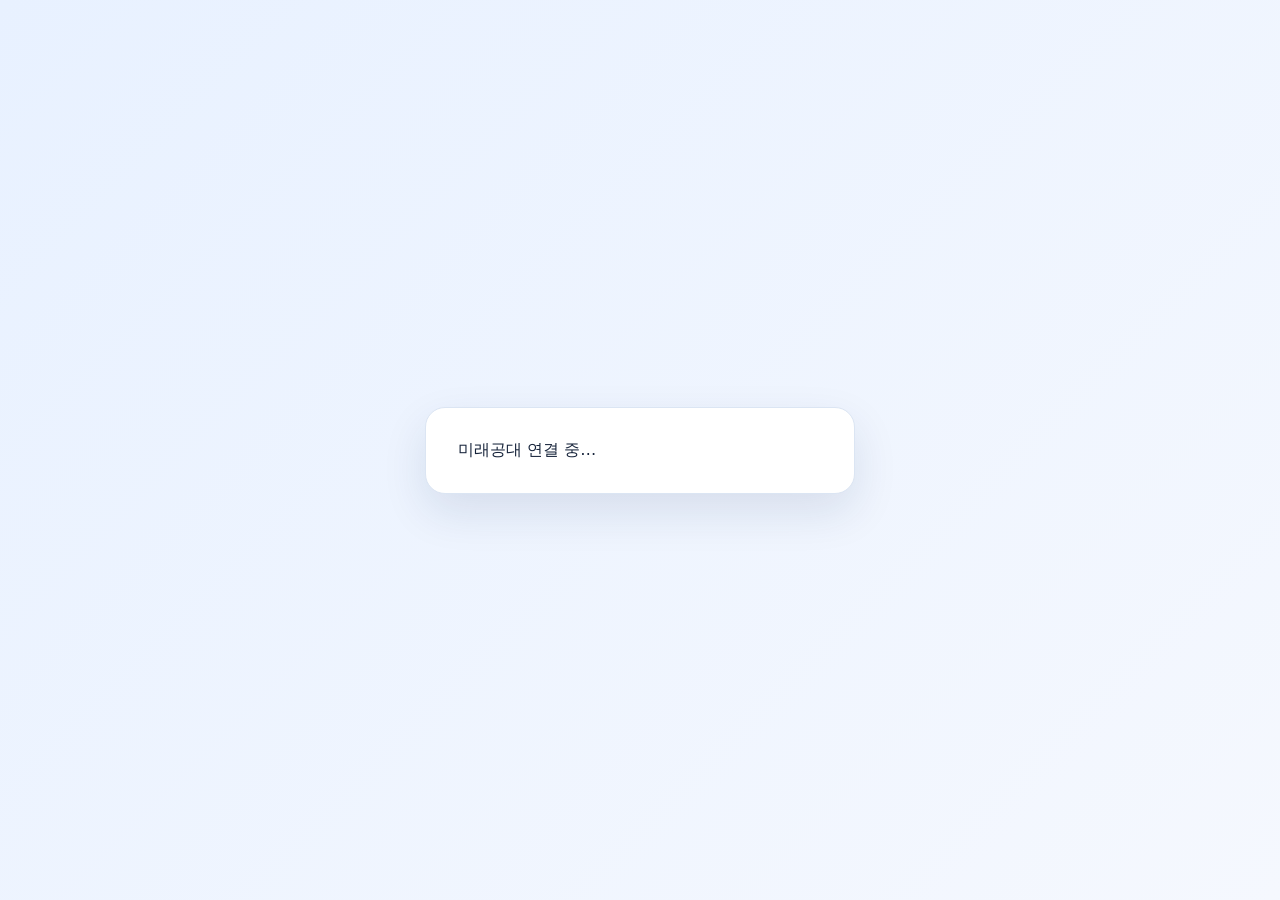
<file: index.html>
<!doctype html><html lang="ko"><head><meta charset="utf-8"><meta name="viewport" content="width=device-width,initial-scale=1"><title>미래공대 | 통합 운영센터</title><link rel="stylesheet" href="./style.css"></head><body><div id="app"><div class="auth-bg"><div class="auth-card">미래공대 연결 중…</div></div></div><script src="./config.js"></script><script type="module" src="./app.js"></script></body></html>
</file>
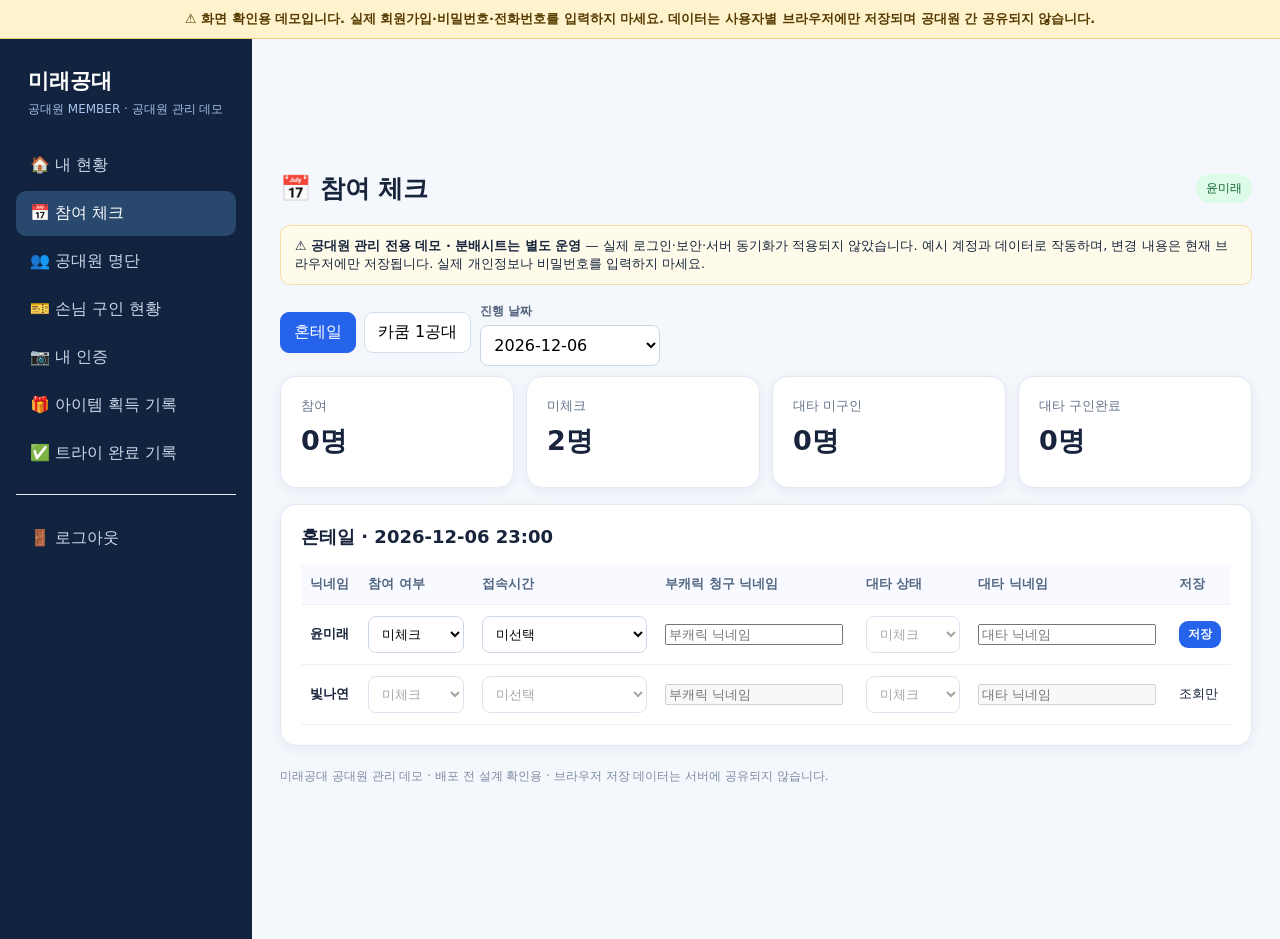
<file: %EB%AF%B8%EB%9E%98%EA%B3%B5%EB%8C%80_%EB%AC%B4%EB%A3%8C%EB%B0%B0%ED%8F%AC_%EC%8B%9C%EC%9E%91%ED%8C%A8%ED%82%A4%EC%A7%80/index.html>
<!doctype html><html lang="ko"><head><meta charset="utf-8"><meta name="viewport" content="width=device-width,initial-scale=1"><title>미래공대 | 공대원 관리 데모</title><style>:root{font-family:system-ui,-apple-system,'Malgun Gothic',sans-serif;color:#17243b;background:#f4f7fc}*{box-sizing:border-box}body{margin:0}button,input,select,textarea{font:inherit}button{cursor:pointer}button:disabled{opacity:.45;cursor:not-allowed}.shell{display:flex;min-height:100vh}.sidebar{width:252px;background:#11233e;color:white;padding:24px 16px;position:sticky;top:0;height:100vh}.brand{font-weight:800;font-size:21px;padding:4px 12px 22px}.brand small{display:block;color:#a6c3ed;font-weight:500;font-size:12px;margin-top:6px}.nav{display:block;width:100%;background:transparent;color:#cbd8e9;border:0;text-align:left;padding:12px 14px;border-radius:10px;margin:3px 0}.nav.active,.nav:hover{background:#28486d;color:#fff}.main{flex:1;min-width:0;padding:28px;max-width:1450px;margin:auto}.top{display:flex;align-items:center;justify-content:space-between;gap:12px;margin-bottom:20px}.top h1{font-size:25px;margin:0}.muted{color:#64748b;font-size:13px}.pill{border-radius:100px;background:#e7effb;padding:6px 10px;font-size:12px;color:#1d4d83;display:inline-block}.pill.ok{background:#dcfce7;color:#166534}.pill.warn{background:#fef3c7;color:#92400e}.pill.bad{background:#fee2e2;color:#991b1b}.card{background:#fff;border:1px solid #e2e9f3;border-radius:16px;padding:20px;margin-bottom:16px;box-shadow:0 3px 12px #233c6010}.grid{display:grid;grid-template-columns:repeat(4,minmax(0,1fr));gap:12px}.grid.two{grid-template-columns:repeat(2,minmax(0,1fr))}.metric{font-size:27px;font-weight:800;margin:8px 0}.flex{display:flex;align-items:center;gap:9px;flex-wrap:wrap}.between{justify-content:space-between}.btn{border:0;border-radius:9px;padding:9px 14px;background:#2563eb;color:#fff;font-weight:600}.btn.secondary{background:#e8eef7;color:#244466}.btn.danger{background:#dc3545}.btn.small{padding:5px 9px;font-size:12px}.field{display:flex;flex-direction:column;gap:5px;margin-bottom:10px}.field label{font-size:12px;color:#51627b;font-weight:700}.field input,.field select,.field textarea,select,input[type=time],input[type=date]{width:100%;border:1px solid #cdd8e7;background:#fff;border-radius:8px;padding:9px;min-width:0}.field textarea{min-height:70px}.tablewrap{overflow:auto}table{width:100%;border-collapse:collapse;min-width:720px}th,td{text-align:left;border-bottom:1px solid #edf1f7;padding:11px 9px;font-size:13px}th{background:#f8faff;color:#526783;font-weight:700}tr:hover td{background:#fbfdff}.sectiontitle{margin:0 0 15px;font-size:18px}.notice{border:1px solid #f7dba0;background:#fffbeb;padding:11px 14px;border-radius:10px;font-size:13px;margin-bottom:18px}.tabs{display:flex;gap:8px;flex-wrap:wrap;margin-bottom:14px}.tabs button{border:1px solid #d4dfed;border-radius:9px;background:#fff;padding:9px 13px}.tabs button.sel{background:#2563eb;color:#fff;border-color:#2563eb}.empty{text-align:center;color:#8290a5;padding:30px}.preview{max-width:170px;max-height:110px;border-radius:8px;object-fit:contain;border:1px solid #dce3ed}.tiny{font-size:12px}.footer{margin:22px 0;color:#7d8ca2;font-size:12px}.switch{display:flex;gap:7px}.switch a{color:#fff;text-decoration:none;background:#294a72;padding:8px 10px;border-radius:8px;font-size:12px}.progress{height:9px;background:#e6edf6;border-radius:20px;overflow:hidden}.progress>div{height:100%;background:#3b82f6}.photo{display:flex;align-items:center;gap:12px;flex-wrap:wrap}hr{border:0;border-top:1px solid #e9eef5;margin:18px 0}@media(max-width:900px){.sidebar{width:190px}.main{padding:16px}.grid{grid-template-columns:repeat(2,minmax(0,1fr))}}@media(max-width:650px){.shell{display:block}.sidebar{width:100%;height:auto;position:static;padding:12px}.brand{padding:4px 8px;font-size:18px}.navs{display:flex;overflow:auto}.nav{white-space:nowrap;width:auto}.main{padding:14px}.grid,.grid.two{grid-template-columns:1fr}.top{align-items:flex-start;flex-direction:column}}

.pending-banner{display:flex;justify-content:space-between;align-items:center;width:100%;background:#fff4d5;color:#744900;border:1px solid #f4d48b;border-radius:10px;padding:12px;margin-bottom:14px;font-weight:700;text-align:left}.pending-banner strong{background:#f59e0b;color:#fff;padding:3px 9px;border-radius:30px}.approval-highlight{border:2px solid #f4d48b;background:#fffdf5}.approval-row{padding:16px 0;border-bottom:1px solid #e7ecf4}.approval-row:last-child{border-bottom:0}

.auth-bg{min-height:100vh;display:flex;align-items:center;justify-content:center;background:linear-gradient(135deg,#e8f1ff,#f5f8fe);padding:22px}.auth-card{width:100%;max-width:430px;background:white;border:1px solid #dbe5f3;border-radius:20px;padding:32px;box-shadow:0 18px 45px #152f581c}.auth-logo{font-size:38px;text-align:center}.auth-card h1{text-align:center;margin:8px 0}.auth-card>p{text-align:center}.auth-tabs{display:flex;gap:8px;margin:22px 0}.auth-tabs button{flex:1;padding:12px;border:1px solid #d5e0f0;border-radius:9px;background:#f3f6fc;cursor:pointer}.auth-tabs button.sel{background:#2860e8;color:white;border-color:#2860e8}.auth-card .field{margin-bottom:14px}.auth-card .field input{width:100%;box-sizing:border-box}.auth-button{width:100%;padding:13px}.auth-foot{text-align:center;margin-top:20px;font-size:13px}.auth-foot a{color:#2860e8}.switch button{width:100%}
</style></head><body><div style="position:sticky;top:0;z-index:9999;background:#fff3cd;color:#563b00;border-bottom:1px solid #e9cf7c;padding:10px 16px;font:600 13px system-ui;text-align:center">⚠️ 화면 확인용 데모입니다. 실제 회원가입·비밀번호·전화번호를 입력하지 마세요. 데이터는 사용자별 브라우저에만 저장되며 공대원 간 공유되지 않습니다.</div><div id="app"></div><script>window.START_ADMIN=false;</script><script>(()=>{'use strict';
const K='mirae_member_only_demo_v3_fixed', raids=[{id:'ht',name:'미래공대 혼테일',short:'혼테일',days:[0,1,2,3],time:'23:00',cap:1},{id:'c1',name:'미래공대 카쿰 1공대',short:'카쿰 1공대',days:[5],time:'21:00',cap:3},{id:'c2',name:'미래공대 카쿰 2공대',short:'카쿰 2공대',days:[6],time:'21:00',cap:3}];
const initial={users:[{id:'u1',nick:'윤미래',level:165,job:'나이트로드',power:'12500',contact:'',password:'',status:'approved',raids:['ht','c1'],image:'',verified:false},{id:'u2',nick:'빛나연',level:160,job:'비숍',power:'9800',contact:'',password:'',status:'approved',raids:['ht','c2'],image:'',verified:false},{id:'u3',nick:'리하이오',level:155,job:'다크나이트',power:'8700',contact:'',password:'',status:'pending',raids:[],image:'',verified:false}],checkins:{},guests:[],loot:[],completed:[],logs:[]};
let db;try{db=JSON.parse(localStorage.getItem(K))||structuredClone(initial)}catch{db=structuredClone(initial)};db.completed ||= [];let admin=!!window.START_ADMIN,actor='',page=admin?'dashboard':'schedule',raid='ht',date='',monthOffset=0;let session=null,authTab='login';try{session=JSON.parse(sessionStorage.getItem('mirae_demo_session_v3')||'null')}catch{};if(!session){session=admin?{role:'admin'}:{role:'member',id:'u1'};sessionStorage.setItem('mirae_demo_session_v3',JSON.stringify(session))}
const $=s=>document.querySelector(s),esc=s=>String(s??'').replace(/[&<>"']/g,c=>({'&':'&amp;','<':'&lt;','>':'&gt;','"':'&quot;',"'":'&#39;'}[c])),save=()=>{try{localStorage.setItem(K,JSON.stringify(db))}catch(e){alert('브라우저 저장 공간이 부족합니다. 사진 크기를 줄여주세요.')}},rid=id=>raids.find(x=>x.id===id),me=()=>db.users.find(x=>x.id===actor),log=(what)=>{db.logs.unshift({what,by:admin?'공대장':me()?.nick||'공대원',at:new Date().toLocaleString('ko-KR')});db.logs=db.logs.slice(0,150)},fmt=d=>`${d.getFullYear()}-${String(d.getMonth()+1).padStart(2,'0')}-${String(d.getDate()).padStart(2,'0')}`,day=s=>new Date(s+'T12:00:00'), nextDate=id=>{let d=new Date();for(let i=0;i<8;i++){if(raids.find(r=>r.id===id).days.includes(d.getDay()))return fmt(d);d.setDate(d.getDate()+1)}return fmt(d)},allowed=u=>admin||(u?.status==='approved'&&u?.raids.includes(raid)),visibleRaids=()=>admin?raids:raids.filter(r=>me()?.status==='approved'&&me()?.raids.includes(r.id)),syncRaid=()=>{if(!visibleRaids().some(r=>r.id===raid)){raid=visibleRaids()[0]?.id||'';date=raid?nextDate(raid):''}},key=(r,d,u)=>`${r}|${d}|${u}`,check=(r,d,u)=>db.checkins[key(r,d,u)]||{participation:'unset',time:'',alt:'waiting',altNick:'',subNick:''};
function dates(r,n=40){let a=[],d=new Date();d.setDate(d.getDate()-2);for(let i=0;i<110&&a.length<n;i++){if(r.days.includes(d.getDay()))a.push(fmt(d));d.setDate(d.getDate()+1)}return a}
function field(label,id,type='text',value='',extra=''){return `<div class="field"><label for="${id}">${label}</label><input id="${id}" type="${type}" value="${esc(value)}" ${extra}></div>`}function select(label,id,options,value){return `<div class="field"><label>${label}</label><select id="${id}">${options.map(o=>`<option value="${esc(o[0])}" ${o[0]===value?'selected':''}>${esc(o[1])}</option>`).join('')}</select></div>`}function pill(t,c=''){return `<span class="pill ${c}">${esc(t)}</span>`}function tabs(){return `<div class="tabs">${visibleRaids().map(r=>`<button class="${raid===r.id?'sel':''}" onclick="UI.raid('${r.id}')">${r.short}</button>`).join('')}</div>`}function chooser(){return `<div class="flex">${tabs()}<div class="field" style="min-width:180px"><label>진행 날짜</label><select id="selectedDate" onchange="UI.date(this.value)">${dates(rid(raid),55).map(d=>`<option ${d===date?'selected':''}>${d}</option>`).join('')}</select></div></div>`}
function shell(){let links=admin?[['dashboard','🏠 공대 운영 현황'],['approvals','🔔 가입 승인'],['permissions','🛡 공대별 권한 관리'],['members','👥 공대원 명단'],['phones','📱 회원 휴대폰 관리'],['schedule','📅 날짜별 참여'],['guests','🎫 손님 구인 관리'],['verification','📷 레벨·스공 인증'],['loot','🎁 아이템 획득 기록'],['completed','✅ 트라이 완료 기록'],['history','🕘 변경 기록']]:[['dashboard','🏠 내 현황'],['schedule','📅 참여 체크'],['members','👥 공대원 명단'],['guests','🎫 손님 구인 현황'],['verification','📷 내 인증'],['loot','🎁 아이템 획득 기록'],['completed','✅ 트라이 완료 기록']];return `<div class="shell"><aside class="sidebar"><div class="brand">미래공대 <small>${admin?'공대장 ADMIN':'공대원 MEMBER'} · 공대원 관리 데모</small></div>${admin?`<button class="pending-banner" onclick="UI.page('approvals')">🔔 가입 승인 대기 <strong>${db.users.filter(u=>u.status==='pending').length}명</strong></button>`:''}<div class="navs">${links.map(([p,t])=>`<button class="nav ${p===page?'active':''}" onclick="UI.page('${p}')">${t}</button>`).join('')}</div><hr><div class="switch"><button class="nav" onclick="UI.logout()">🚪 로그아웃</button></div></aside><main class="main"><div class="top"><h1>${links.find(x=>x[0]===page)?.[1]||'미래공대'}</h1><div>${admin?pill('공대장 미리보기','ok'):pill(me()?.nick||'공대원','ok')}</div></div><div class="notice">⚠ <b>공대원 관리 전용 데모 · 분배시트는 별도 운영</b> — 실제 로그인·보안·서버 동기화가 적용되지 않았습니다. 예시 계정과 데이터로 작동하며, 변경 내용은 현재 브라우저에만 저장됩니다. 실제 개인정보나 비밀번호를 입력하지 마세요.</div><div id="content"></div><div class="footer">미래공대 공대원 관리 데모 · 배포 전 설계 확인용 · 브라우저 저장 데이터는 서버에 공유되지 않습니다.</div></main></div>`}
function dashboard(){let next=visibleRaids().map(r=>({r,d:dates(r,10)[0]}));return `${admin?`<div class="card approval-highlight"><div class="flex between"><div><h3 style="margin:0 0 6px">🔔 신규 가입 승인 대기</h3><p class="muted">승인을 기다리는 공대원 ${db.users.filter(u=>u.status==='pending').length}명 · 공대별 소속을 지정해 주세요.</p></div><button class="btn" onclick="UI.page('approvals')">가입 신청 확인</button></div>${db.users.filter(u=>u.status==='pending').map(u=>`<div style="padding:6px 0">• ${esc(u.nick)}</div>`).join('')||'<span class="muted">현재 대기 중인 신청이 없습니다.</span>'}</div>`:''}<div class="grid">${[['등록 공대원',db.users.filter(x=>x.status==='approved').length+'명'],['가입 승인 대기',db.users.filter(x=>x.status==='pending').length+'명'],['등록 손님',db.guests.filter(g=>g.status!=='cancelled').length+'명'],['인증 대기',db.users.filter(u=>u.image&&!u.verified).length+'명']].map(x=>`<div class="card"><div class="muted">${x[0]}</div><div class="metric">${x[1]}</div></div>`).join('')}</div><div class="card"><h3 class="sectiontitle">공대 고정 일정</h3><div class="grid">${visibleRaids().map(r=>`<div><b>${r.name}</b><p class="muted">${r.id==='ht'?'일·월·화·수요일':'매주 '+(r.id==='c1'?'금요일':'토요일')} ${r.time}</p>${pill('손님 정원 '+r.cap+'명')}</div>`).join('')}</div></div><div class="card"><h3 class="sectiontitle">가까운 일정</h3>${next.map(({r,d})=>`<div class="flex between" style="padding:10px;border-bottom:1px solid #eee"><span>${d} · ${r.name}</span><button class="btn small secondary" onclick="UI.jump('${r.id}','${d}')">참여 현황 보기</button></div>`).join('')}</div>`}
function members(){let users=db.users.filter(u=>admin||u.status==='approved'&&u.raids.some(x=>me()?.raids.includes(x)));if(!admin&&!visibleRaids().length)return '<div class="card">승인된 소속 공대가 없습니다.</div>'; return `<div class="card"><h3 class="sectiontitle">공대원 명단 · ${users.length}명</h3><div class="tablewrap"><table><thead><tr><th>닉네임</th><th>레벨</th><th>직업</th><th>스공</th><th>소속 공대</th><th>인증</th>${admin?'<th>수정</th>':''}</tr></thead><tbody>${users.map(u=>`<tr><td><b>${esc(u.nick)}</b></td><td>${esc(u.level)}</td><td>${esc(u.job)}</td><td>${esc(u.power)}</td><td>${u.raids.filter(r=>admin||me()?.raids.includes(r)).map(r=>rid(r).short).join(', ')||'-'}</td><td>${pill(u.verified?'완료':u.image?'대기':'미인증',u.verified?'ok':'warn')}</td>${admin?`<td><button class="btn small secondary" onclick="UI.editMember('${u.id}')">수정</button></td>`:''}</tr>`).join('')}</tbody></table></div></div>${admin?`<div class="card"><h3 class="sectiontitle">공대원 정보 수정</h3><div id="memberEditor" class="muted">위 명단에서 수정을 선택하세요.</div></div>`:''}`}
function approvalRow(u, pending){return `<div class="approval-row"><div class="flex between"><b>${esc(u.nick)}</b>${pill(pending?'승인 대기':u.status==='approved'?'승인':'정지',pending?'warn':u.status==='approved'?'ok':'bad')}</div><p class="muted">${pending?'가입 신청자에게 허용할 공대를 선택한 뒤 승인하세요.':'기존 공대 권한을 변경하거나 계정을 정지할 수 있습니다.'}</p><div class="flex" style="margin:10px 0">${raids.map(r=>`<label class="tiny"><input type="checkbox" class="grant-${u.id}" value="${r.id}" ${u.raids.includes(r.id)?'checked':''}> ${r.short}</label>`).join('')}</div><div class="flex"><button class="btn small" onclick="UI.approve('${u.id}')">${pending?'가입 승인':'권한 저장'}</button><button class="btn small secondary" onclick="UI.reject('${u.id}')">${pending?'가입 거절':'계정 정지'}</button></div></div>`}
function approvals(){let pending=db.users.filter(u=>u.status==='pending');return `<div class="card"><h3 class="sectiontitle">🔔 신규 가입 승인 대기 ${pill(pending.length+'명','warn')}</h3><p class="muted">새로 가입 신청한 공대원만 표시합니다. 공대별 소속 권한을 선택하고 승인하세요.</p>${pending.map(u=>approvalRow(u,true)).join('')||'<div class="empty">현재 승인 대기 중인 공대원이 없습니다.</div>'}</div><div class="card"><h3 class="sectiontitle">승인된 공대원 권한 관리</h3><p class="muted">이미 승인된 회원의 공대 변경은 왼쪽 「공대별 권한 관리」에서 진행합니다.</p><button class="btn secondary" onclick="UI.page('permissions')">공대별 권한 관리로 이동</button></div>`}
function permissions(){let users=db.users.filter(u=>u.status!=='pending');return `<div class="card"><h3 class="sectiontitle">🛡 공대별 권한 관리</h3><p class="muted">승인된 회원의 공대 배정을 변경하고 계정을 정지할 수 있습니다. 신규 가입은 별도 가입 승인 메뉴에서 처리합니다.</p>${users.map(u=>approvalRow(u,false)).join('')||'<div class="empty">등록된 회원이 없습니다.</div>'}</div>`}
function timeOptions(raidId,selected,disabled){const r=rid(raidId),[h,m]=r.time.split(':').map(Number),end=h*60+m;let opts='<option value="">미선택</option>';for(let t=end-20;t<=end;t++){let v=String(Math.floor(t/60)).padStart(2,'0')+':'+String(t%60).padStart(2,'0');opts+=`<option value="${v}" ${selected===v?'selected':''}>${v}${t===end?' (트라이 시작)':''}</option>`}return `<select ${disabled?'disabled':''} class="time-select" id="TIME_ID">${opts}</select>`}
function completedRecord(r,d){return db.completed.find(x=>x.raid===r&&x.date===d)}
function completedPage(){let rows=db.completed.filter(x=>admin||me()?.raids.includes(x.raid)).sort((a,b)=>b.date.localeCompare(a.date));return `<div class="card"><h3 class="sectiontitle">✅ 트라이 완료 기록</h3><p class="muted">공대장이 트라이 완료를 확정한 시점의 참여 명단을 보관합니다. 대타 구인완료는 실제 참여 인원으로 집계하며, 부캐릭 청구 닉네임도 함께 표시합니다.</p>${rows.length?rows.map(x=>`<div class="card" style="margin:12px 0"><div class="flex between"><h3>${esc(rid(x.raid)?.short||x.raid)} · ${esc(x.date)} ${esc(rid(x.raid)?.time||'')}</h3>${pill('완료 · '+x.people.length+'명','ok')}</div><p class="muted">완료 처리: ${esc(x.completedAt)} · 공대장</p><div class="tablewrap"><table><thead><tr><th>기존 공대원</th><th>실제 참여 캐릭터</th><th>참여 구분</th><th>접속시간</th><th>부캐릭 청구 닉네임</th></tr></thead><tbody>${x.people.map(z=>`<tr><td>${esc(z.member)}</td><td><b>${esc(z.actual)}</b></td><td>${esc(z.type)}</td><td>${esc(z.time||'-')}</td><td>${esc(z.subNick||'-')}</td></tr>`).join('')}</tbody></table></div>${admin?`<button class="btn small secondary" onclick="UI.reopenTry('${x.raid}','${x.date}')">완료 취소 · 수정 재개</button>`:''}</div>`).join(''):'<div class="empty">완료된 트라이가 없습니다.</div>'}</div>`}
function schedule(){let r=rid(raid),list=db.users.filter(u=>u.status==='approved'&&u.raids.includes(raid));if(!admin&&!allowed(me()))return `${tabs()}<div class="card">배정받지 않은 공대입니다. 해당 공대 참여 정보는 볼 수 없습니다.</div>`;let finished=completedRecord(raid,date);let records=list.map(u=>({u,c:check(raid,date,u.id)})),participating=records.filter(x=>x.c.participation==='yes'||(x.c.participation==='no'&&x.c.alt==='done')).length,un=records.filter(x=>x.c.participation==='unset').length,wait=records.filter(x=>x.c.participation==='no'&&x.c.alt!=='done').length,done=records.filter(x=>x.c.participation==='no'&&x.c.alt==='done').length;return `${chooser()}${finished?`<div class="card">${pill('트라이 완료','ok')} 이 날짜는 완료 처리되어 수정할 수 없습니다. <button class="btn small secondary" onclick="UI.page('completed')">완료 명단 보기</button></div>`:''}<div class="grid">${[['참여',participating],['미체크',un],['대타 미구인',wait],['대타 구인완료',done]].map(x=>`<div class="card"><div class="muted">${x[0]}</div><div class="metric">${x[1]}명</div></div>`).join('')}</div><div class="card"><h3 class="sectiontitle">${r.short} · ${date} ${r.time}</h3><div class="tablewrap"><table><thead><tr><th>닉네임</th><th>참여 여부</th><th>접속시간</th><th>부캐릭 청구 닉네임</th><th>대타 상태</th><th>대타 닉네임</th><th>저장</th></tr></thead><tbody>${records.map(({u,c})=>{let writable=!finished&&(admin||u.id===actor);return `<tr><td><b>${esc(u.nick)}</b></td><td><select id="p-${u.id}" ${!writable?'disabled':''} onchange="UI.toggleAlt('${u.id}')"><option value="unset" ${c.participation==='unset'?'selected':''}>미체크</option><option value="yes" ${c.participation==='yes'?'selected':''}>참여 O</option><option value="no" ${c.participation==='no'?'selected':''}>미참여 X</option></select></td><td>${timeOptions(raid,c.time,!writable).replace('TIME_ID','t-'+u.id)}</td><td><input id="s-${u.id}" value="${esc(c.subNick)}" placeholder="부캐릭 닉네임" ${!writable?'disabled':''}></td><td><select id="a-${u.id}" ${!writable||c.participation!=='no'?'disabled':''}><option value="waiting" ${c.alt!=='done'?'selected':''}>${c.participation==='yes'?'X (자동)':c.participation==='unset'?'미체크':'미구인'}</option><option value="done" ${c.alt==='done'?'selected':''}>구인완료</option></select></td><td><input id="n-${u.id}" value="${esc(c.altNick)}" placeholder="대타 닉네임" ${!writable?'disabled':''}></td><td>${writable?`<button class="btn small" onclick="UI.saveCheck('${u.id}')">저장</button>`:'조회만'}</td></tr>`}).join('')}</tbody></table></div>${admin&&!finished?`<div style="margin-top:16px"><button class="btn" onclick="UI.completeTry()">✅ 트라이 완료 처리 · 참여 명단 저장</button><p class="muted">참여 O 또는 대타 구인완료된 인원만 완료 명단에 저장합니다.</p></div>`:''}</div>`}
function guests(){if(!admin&&!allowed(me()))return '<div class="card">승인된 소속 공대의 손님 구인만 조회할 수 있습니다.</div>';let r=rid(raid),all=db.guests.filter(g=>g.raid===raid&&g.date===date),active=all.filter(g=>g.status!=='cancelled'),n=active.length;return `${chooser()}<div class="grid"><div class="card"><div class="muted">모집 정원</div><div class="metric">${r.cap}명</div></div><div class="card"><div class="muted">예약 등록</div><div class="metric">${n}명</div></div><div class="card"><div class="muted">남은 자리</div><div class="metric">${Math.max(0,r.cap-n)}명</div></div><div class="card"><div class="muted">모집 상태</div><div class="metric" style="font-size:19px">${n>=r.cap?'구인완료':'구인중'}</div></div></div><div class="card"><h3 class="sectiontitle">${r.short} · 다가오는 트라이 3회 구인 현황</h3><p class="muted">선택한 공대의 가장 가까운 진행 일정 3회만 표시합니다. 다른 공대 일정은 섞이지 않습니다.</p><div class="tablewrap"><table><thead><tr><th>날짜</th><th>공대</th><th>예약</th><th>남은 자리</th><th>상태</th></tr></thead><tbody>${[rid(raid)].filter(Boolean).flatMap(rr=>{let upcoming=[];let today=new Date();today.setHours(0,0,0,0);for(let i=0;upcoming.length<3&&i<30;i++){let dt=new Date(today);dt.setDate(today.getDate()+i);if(rr.days.includes(dt.getDay()))upcoming.push(fmt(dt))}return upcoming.map(d=>{let count=db.guests.filter(g=>g.raid===rr.id&&g.date===d&&g.status!=='cancelled').length;return `<tr><td>${d}</td><td>${rr.short}</td><td>${count}/${rr.cap}</td><td>${rr.cap-count}</td><td>${pill(count>=rr.cap?'구인완료':'구인중',count>=rr.cap?'ok':'warn')}</td></tr>`})}).join('')}</tbody></table></div></div><div class="card"><h3 class="sectiontitle">${r.short} · ${date} 손님 목록</h3><div class="tablewrap"><table><thead><tr><th>손님</th><th>레벨/직업</th><th>담당자</th><th>예약금</th><th>공대장 확인</th><th>잔금</th><th>공대장 확인</th><th>상태</th><th>관리</th></tr></thead><tbody>${all.map(g=>`<tr><td><b>${esc(g.nick)}</b></td><td>${esc(g.level)} / ${esc(g.job)}</td><td>${esc(g.ownerName)}</td><td>${Number(g.deposit||0).toLocaleString()}만</td><td>${admin?`<input type="checkbox" ${g.depositConfirmed?'checked':''} onchange="UI.confirm('${g.id}','deposit',this.checked)">`:pill(g.depositConfirmed?'확인완료':'미확인',g.depositConfirmed?'ok':'warn')}</td><td>${Number(g.balance||0).toLocaleString()}만</td><td>${admin?`<input type="checkbox" ${g.balanceConfirmed?'checked':''} onchange="UI.confirm('${g.id}','balance',this.checked)">`:pill(g.balanceConfirmed?'완납':'미확인',g.balanceConfirmed?'ok':'warn')}</td><td>${pill(g.status==='cancelled'?'취소':'예약',g.status==='cancelled'?'bad':'ok')}</td><td>${admin||g.owner===actor?`<button class="btn small secondary" onclick="UI.cancelGuest('${g.id}')">${g.status==='cancelled'?'취소됨':'예약 취소'}</button>`:'조회만'}</td></tr>`).join('')||'<tr><td colspan="9" class="empty">등록된 손님이 없습니다.</td></tr>'}</tbody></table></div></div><div class="card"><h3 class="sectiontitle">손님 신규 예약 등록</h3><div class="field" style="max-width:380px"><label for="guestReservationDate">예약 날짜 선택 (필수)</label><select id="guestReservationDate" onchange="UI.date(this.value)">${dates(r,55).map(d=>`<option value="${d}" ${d===date?'selected':''}>${d} · ${r.short} ${r.time}</option>`).join('')}</select><p class="muted">날짜를 변경하면 해당 날짜의 손님 목록과 남은 자리가 함께 바뀝니다.</p></div>${n>=r.cap?`<div class="notice">이 날짜는 정원이 가득 찼습니다. 취소 처리 전까지 추가 등록할 수 없습니다.</div>`:''}<div class="grid two">${field('손님 닉네임','gn')}${field('손님 레벨','gl','number')}${field('손님 직업','gj')}${field('예약금 (만 메소)','gd','number','0')}${field('잔금 (만 메소)','gb','number','0')}</div><button class="btn" ${n>=r.cap?'disabled':''} onclick="UI.addGuest()">손님 예약 등록</button><p class="muted">예약 등록 즉시 정원 1자리를 차지합니다. 입금 확인은 관리자 전용입니다.</p></div>`}
function verification(){let users=admin?db.users.filter(u=>u.status==='approved'):me()?[me()]:[];return `<div class="card"><h3 class="sectiontitle">레벨·스공 스크린샷 인증</h3><p class="muted">공대원 본인이 사진을 올리고 공대장이 승인합니다. 사진은 데모 브라우저에만 저장됩니다.</p>${users.map(u=>`<div style="padding:15px 0;border-bottom:1px solid #eee"><div class="flex between"><b>${esc(u.nick)} · Lv.${esc(u.level)} · 스공 ${esc(u.power)}</b>${pill(u.verified?'인증완료':u.image?'승인대기':'미인증',u.verified?'ok':'warn')}</div><div class="photo" style="margin-top:10px">${u.image?`<img class="preview" src="${u.image}" alt="인증 스크린샷">`:'<span class="muted">등록된 스크린샷 없음</span>'}${!admin&&u.id===actor?`<input type="file" accept="image/png,image/jpeg,image/webp" onchange="UI.upload(event,'user','${u.id}')">`:''}${admin&&u.image?`<button class="btn small" onclick="UI.verify('${u.id}',true)">승인</button><button class="btn small secondary" onclick="UI.verify('${u.id}',false)">반려</button>`:''}</div>${!admin&&u.id===actor?`<div class="grid two" style="margin-top:10px">${field('레벨','level','number',u.level)}${field('스공','power','text',u.power)}</div><button class="btn small" onclick="UI.saveStats()">레벨·스공 수정</button>`:''}</div>`).join('')}</div>`}
function loot(){let items=db.loot.filter(x=>admin||me()?.raids.includes(x.raid));return `<div class="card"><h3 class="sectiontitle">트라이별 아이템 획득 스크린샷</h3><div class="tablewrap"><table><thead><tr><th>날짜</th><th>공대</th><th>회차</th><th>공대장 메모</th><th>스크린샷</th></tr></thead><tbody>${items.map(x=>`<tr><td>${x.date}</td><td>${rid(x.raid).short}</td><td>${x.tryNo}트라이</td><td>${esc(x.memo)}</td><td>${x.image?`<a href="${x.image}" target="_blank" rel="noopener"><img class="preview" src="${x.image}" alt="아이템 획득 화면"></a>`:'없음'}</td></tr>`).join('')||'<tr><td colspan="5" class="empty">등록된 아이템 획득 기록이 없습니다.</td></tr>'}</tbody></table></div></div>${admin?`<div class="card"><h3 class="sectiontitle">아이템 획득 기록 등록 (공대장 전용)</h3><div class="grid two">${select('공대','lootRaid',raids.map(r=>[r.id,r.name]),raid)}${field('트라이 날짜','lootDate','date',date)}${select('트라이 회차','tryNo',[1,2,3,4,5].map(n=>[String(n),n+'트라이']),'1')}${field('획득 아이템 메모','lootMemo')}</div><div class="field"><label>스크린샷 (1장씩 등록, 같은 회차 여러 건 가능)</label><input id="lootFile" type="file" accept="image/png,image/jpeg,image/webp"></div><button class="btn" onclick="UI.addLoot()">기록 등록</button></div>`:''}`}
function phones(){if(!admin)return '<div class="card">관리자 전용 화면입니다.</div>';return `<div class="card"><h3 class="sectiontitle">📱 회원 휴대폰 관리 · 관리자 전용</h3><p class="muted">닉네임(로그인 아이디)별 휴대폰 번호를 한눈에 확인합니다. 이 검토판에는 실제 번호를 입력하지 마세요.</p><div class="tablewrap"><table><thead><tr><th>아이디(닉네임)</th><th>휴대폰 번호</th><th>가입 상태</th><th>소속 공대</th><th>관리</th></tr></thead><tbody>${db.users.map(u=>`<tr><td><b>${esc(u.nick)}</b></td><td>${esc(u.contact||'미등록')}</td><td>${esc(u.status)}</td><td>${u.raids.map(r=>rid(r).short).join(', ')||'-'}</td><td><button class="btn small secondary" onclick="UI.editPhone('${u.id}')">번호 수정</button></td></tr>`).join('')}</tbody></table></div><div id="phoneEditor"></div></div>`}
function signup(){return `<div class="card"><h3 class="sectiontitle">닉네임 아이디 · 휴대폰 번호 가입 신청</h3><p class="muted">로그인 아이디는 게임 닉네임입니다. 요청하신 휴대폰 번호 입력란을 추가했습니다. <b>휴대폰 번호를 비밀번호로 그대로 사용하는 방식은 유출 위험이 커서 실제 로그인에는 적용하지 않습니다.</b> 운영 버전은 별도 비밀번호 또는 휴대폰 인증이 필요합니다. 이 미리보기에는 실제 전화번호를 입력하지 마세요.</p>${field('게임 닉네임 (로그인 아이디)','signupNick')}${field('휴대폰 번호 (관리자만 열람)','signupPhone','tel','','placeholder="010-0000-0000" inputmode="tel" autocomplete="off"')}<button class="btn" onclick="UI.signup()">가입 신청 예시 등록</button></div>`}
function history(){return `<div class="card"><h3 class="sectiontitle">최근 변경 기록</h3>${db.logs.map(l=>`<div class="flex between" style="padding:10px;border-bottom:1px solid #eee"><span>${esc(l.what)} <span class="muted">· ${esc(l.by)}</span></span><span class="muted">${esc(l.at)}</span></div>`).join('')||'<div class="empty">변경 기록이 없습니다.</div>'}</div>`}
function authScreen(){let title=admin?'공대장 관리자 로그인':'공대원 로그인';return `<div class="auth-bg"><div class="auth-card"><div class="auth-logo">🛡️</div><h1>미래공대</h1><p class="muted">${title} · 기능 검토용</p><div class="auth-tabs"><button class="${authTab==='login'?'sel':''}" onclick="UI.authTab('login')">로그인</button>${admin?'':`<button class="${authTab==='signup'?'sel':''}" onclick="UI.authTab('signup')">회원가입</button>`}</div>${authTab==='signup'&&!admin?`<div class="field"><label>아이디 (게임 닉네임)</label><input id="authNick" placeholder="캐릭터 닉네임"></div><div class="field"><label>휴대폰 번호 (관리자만 열람)</label><input id="authPhone" type="tel" placeholder="실제 번호 입력 금지"></div><div class="field"><label>데모 비밀번호</label><input id="authPass" type="password" placeholder="테스트용 비밀번호"></div><div class="field"><label>비밀번호 확인</label><input id="authPass2" type="password" placeholder="다시 입력"></div><button class="btn auth-button" onclick="UI.authSignup()">가입 신청</button>`:`<div class="field"><label>아이디 (닉네임)</label><input id="authNick" placeholder="${admin?'공대장':'윤미래'}" autocomplete="off"></div><div class="field"><label>데모 비밀번호</label><input id="authPass" type="password" placeholder="테스트 비밀번호" onkeydown="if(event.key==='Enter')UI.login()"></div><button class="btn auth-button" onclick="UI.login()">로그인</button>`}<div class="notice" style="margin-top:18px">⚠ 로컬 시연용 로그인입니다. 서버 보안이 없으므로 <b>실제 비밀번호·전화번호를 입력하지 마세요.</b><p style="margin-bottom:0">테스트: ${admin?'공대장 / admin1234':'윤미래 / demo1234 또는 빛나연 / demo1234'}</p></div>${admin?'':`<p class="muted" style="text-align:center">가입 후 공대장 승인 전에는 내부 메뉴를 볼 수 없습니다.</p>`}<div class="auth-foot"><a href="index.html">공대원 사이트</a> · <a href="admin.html">관리자 사이트</a></div></div></div>`}
function render(){if(!session||(admin?session.role!=='admin':session.role!=='member')){document.getElementById('app').innerHTML=authScreen();return}if(!admin){actor=session.id;let u=me();if(!u||u.status!=='approved'){document.getElementById('app').innerHTML=`<div class="auth-bg"><div class="auth-card"><h2>가입 승인 대기</h2><p>공대장 승인 후 이용할 수 있습니다.</p><button class="btn" onclick="UI.logout()">로그아웃</button></div></div>`;return}syncRaid()}document.getElementById('app').innerHTML=shell();$('#content').innerHTML=({dashboard,members,phones,approvals,permissions,schedule,guests,verification,loot,completed:completedPage,signup,history}[page]||dashboard)()}
window.UI={authTab:t=>{authTab=t;render()},logout:()=>{session=null;sessionStorage.removeItem('mirae_demo_session_v3');render()},login:()=>{let nick=$('#authNick').value.trim(),pass=$('#authPass').value;if(admin){if(nick!=='공대장'||pass!=='admin1234')return alert('관리자 데모 계정 정보를 확인하세요.');session={role:'admin'};}else{let u=db.users.find(x=>x.nick===nick);if(!u||!(u.demoPassword?u.demoPassword===pass:pass==='demo1234'&&['u1','u2','u3'].includes(u.id)))return alert('닉네임 또는 테스트 비밀번호가 맞지 않습니다.');session={role:'member',id:u.id}}sessionStorage.setItem('mirae_demo_session_v3',JSON.stringify(session));render()},authSignup:()=>{let nick=$('#authNick').value.trim(),phone=$('#authPhone').value.trim(),pass=$('#authPass').value,pass2=$('#authPass2').value;if(nick.length<2||nick.length>20)return alert('닉네임은 2~20자로 입력하세요.');if(db.users.some(u=>u.nick.toLowerCase()===nick.toLowerCase()))return alert('이미 등록된 닉네임입니다.');if(!/^01[016789]-?\d{3,4}-?\d{4}$/.test(phone))return alert('전화번호 형식을 확인하세요. 테스트용 가상 번호만 입력하세요.');if(pass.length<8||pass!==pass2)return alert('데모 비밀번호는 8자 이상이며 확인 값이 같아야 합니다.');db.users.push({id:'u'+Date.now(),nick,level:'',job:'',power:'',contact:phone,demoPassword:pass,status:'pending',raids:[],image:'',verified:false});log(nick+' 가입 신청');save();authTab='login';alert('가입 신청 완료! 공대장 승인 후 로그인할 수 있습니다.');render()},page:p=>{page=p;render()},completeTry:()=>{if(!admin)return; if(completedRecord(raid,date))return alert('이미 완료된 트라이입니다.');let people=db.users.filter(u=>u.status==='approved'&&u.raids.includes(raid)).map(u=>{let c=check(raid,date,u.id);if(c.participation==='yes')return {member:u.nick,actual:u.nick,type:'본인 참여',time:c.time,subNick:c.subNick};if(c.participation==='no'&&c.alt==='done'&&c.altNick)return {member:u.nick,actual:c.altNick,type:'대타 참여',time:c.time,subNick:c.subNick};return null}).filter(Boolean);if(!confirm(`${rid(raid).short} ${date} 트라이를 완료 처리할까요?\n참여 ${people.length}명의 명단을 보관하고 참여 체크를 잠급니다.`))return;db.completed.push({raid,date,people,completedAt:new Date().toLocaleString('ko-KR')});log(`${rid(raid).short} ${date} 트라이 완료 · ${people.length}명`);save();page='completed';render()},reopenTry:(r,d)=>{if(!admin)return;if(!confirm('완료 처리를 취소하고 참여 체크를 다시 열까요?'))return;db.completed=db.completed.filter(x=>!(x.raid===r&&x.date===d));log(`${rid(r).short} ${d} 트라이 완료 취소`);save();raid=r;date=d;page='schedule';render()},raid:r=>{if(!admin&&!visibleRaids().some(x=>x.id===r))return alert('소속 공대만 선택할 수 있습니다.');raid=r;date=nextDate(r);render()},date:d=>{date=d;render()},jump:(r,d)=>{raid=r;date=d;page='schedule';render()},actor:id=>{actor=id;render()},toggleAlt:id=>{let p=$('#p-'+id).value,a=$('#a-'+id);a.disabled=p!=='no';if(p!=='no')a.value='waiting'},saveCheck:id=>{if(completedRecord(raid,date))return alert('완료된 트라이입니다. 공대장이 완료 취소 후 수정할 수 있습니다.');if(!admin&&id!==actor)return alert('본인 정보만 수정 가능합니다.');let chosenTime=$('#t-'+id).value;if(chosenTime&&!Array.from({length:21},(_,i)=>{let end=rid(raid).time.split(':').map(Number);let t=end[0]*60+end[1]-20+i;return String(Math.floor(t/60)).padStart(2,'0')+':'+String(t%60).padStart(2,'0')}).includes(chosenTime))return alert('트라이 시작 20분 전부터 시작시간까지 1분 단위로 선택하세요.');let p=$('#p-'+id).value,a=$('#a-'+id).value,altNick=$('#n-'+id).value.trim();if(p==='no'&&a==='done'&&!altNick)return alert('구인완료 시 대타 닉네임을 입력하세요.');db.checkins[key(raid,date,id)]={participation:p,time:$('#t-'+id).value,subNick:$('#s-'+id).value.trim(),alt:p==='no'?a:'waiting',altNick:p==='no'&&a==='done'?altNick:''};log(`${rid(raid).short} ${date} 참여 정보 저장`);save();render()},approve:id=>{let u=db.users.find(x=>x.id===id);u.raids=[...document.querySelectorAll('.grant-'+id+':checked')].map(x=>x.value);if(!u.raids.length)return alert('최소 한 공대를 배정하세요.');u.status='approved';log(u.nick+' 가입 승인 및 공대 권한 변경');save();render()},reject:id=>{let u=db.users.find(x=>x.id===id);if(!confirm(u.nick+' 계정을 거절/정지할까요?'))return;u.status='rejected';u.raids=[];log(u.nick+' 계정 정지');save();render()},editMember:id=>{let u=db.users.find(x=>x.id===id);$('#memberEditor').innerHTML=`<div class="grid two">${field('닉네임','editNick','text',u.nick)}${field('레벨','editLevel','number',u.level)}${field('직업','editJob','text',u.job)}${field('스공','editPower','text',u.power)}</div><button class="btn" onclick="UI.saveMember('${id}')">정보 저장</button>`},saveMember:id=>{let u=db.users.find(x=>x.id===id);u.nick=$('#editNick').value.trim();u.level=$('#editLevel').value;u.job=$('#editJob').value;u.power=$('#editPower').value;log(u.nick+' 정보 수정');save();render()},addGuest:()=>{const reservationDate=$('#guestReservationDate')?.value||date;if(reservationDate!==date){date=reservationDate;render();return alert('예약 날짜가 변경되었습니다. 해당 날짜의 남은 자리를 확인하고 다시 등록해 주세요.')}if(!admin&&!allowed(me()))return alert('소속 공대에만 손님을 등록할 수 있습니다.');let r=rid(raid),count=db.guests.filter(g=>g.raid===raid&&g.date===date&&g.status!=='cancelled').length;if(count>=r.cap)return alert('정원 초과로 등록할 수 없습니다.');let nick=$('#gn').value.trim(),level=$('#gl').value,job=$('#gj').value,deposit=Number($('#gd').value),balance=Number($('#gb').value);if(!nick||!job||!level||deposit<0||balance<0)return alert('손님 닉네임, 레벨, 직업과 올바른 금액을 입력하세요.');db.guests.push({id:'g'+Date.now(),raid,date,nick,level,job,deposit,balance,owner:admin?'admin':actor,ownerName:admin?'공대장':me().nick,status:'reserved',depositConfirmed:false,balanceConfirmed:false});log(`${rid(raid).short} ${date} 손님 ${nick} 예약`);save();render()},confirm:(id,type,val)=>{if(!admin)return;let g=db.guests.find(x=>x.id===id);g[type+'Confirmed']=val;g[type+'ConfirmedAt']=val?new Date().toISOString():null;log(g.nick+' '+(type==='deposit'?'예약금':'잔금')+' 확인 '+(val?'완료':'취소'));save();render()},cancelGuest:id=>{let g=db.guests.find(x=>x.id===id);if(!g||(!admin&&(g.owner!==actor||!me()?.raids.includes(g.raid))))return;if(!confirm('예약을 취소하고 정원 자리를 다시 열까요?'))return;g.status='cancelled';log(g.nick+' 예약 취소');save();render()},upload:(event,kind,id)=>{let f=event.target.files?.[0];if(!f)return;if(!/^image\/(png|jpeg|webp)$/.test(f.type)||f.size>900000)return alert('PNG/JPG/WEBP 이미지만, 900KB 이하로 올려주세요.');let rd=new FileReader();rd.onload=()=>{let u=db.users.find(x=>x.id===id);u.image=rd.result;u.verified=false;log(u.nick+' 인증 사진 업로드');save();render()};rd.readAsDataURL(f)},verify:(id,yes)=>{if(!admin)return;let u=db.users.find(x=>x.id===id);u.verified=yes;log(u.nick+' 인증 '+(yes?'승인':'반려'));save();render()},saveStats:()=>{let u=me();u.level=$('#level').value;u.power=$('#power').value;u.verified=false;log(u.nick+' 레벨·스공 수정');save();render()},addLoot:()=>{let f=$('#lootFile').files?.[0];if(!f)return alert('스크린샷을 선택하세요.');if(!/^image\/(png|jpeg|webp)$/.test(f.type)||f.size>900000)return alert('이미지는 900KB 이하 PNG/JPG/WEBP만 가능합니다.');let rd=new FileReader();rd.onload=()=>{db.loot.push({id:'l'+Date.now(),raid:$('#lootRaid').value,date:$('#lootDate').value,tryNo:$('#tryNo').value,memo:$('#lootMemo').value,image:rd.result});log('아이템 획득 스크린샷 등록');save();render()};rd.readAsDataURL(f)},editPhone:id=>{if(!admin)return;let u=db.users.find(x=>x.id===id);$('#phoneEditor').innerHTML=`<h4>${esc(u.nick)} 휴대폰 번호 수정</h4>${field('휴대폰 번호','phoneInput','tel',u.contact||'')}<button class="btn" onclick="UI.savePhone('${id}')">저장</button>`},savePhone:id=>{if(!admin)return;let u=db.users.find(x=>x.id===id),phone=$('#phoneInput').value.trim();if(phone&&!/^01[016789]-?\d{3,4}-?\d{4}$/.test(phone))return alert('휴대폰 번호 형식을 확인하세요.');u.contact=phone;log(u.nick+' 휴대폰 번호 수정');save();render()},signup:()=>{let nick=$('#signupNick').value.trim(),phone=$('#signupPhone').value.trim();if(!/^01[016789]-?\d{3,4}-?\d{4}$/.test(phone))return alert('휴대폰 번호 형식을 확인하세요.');if(!nick)return alert('닉네임을 입력하세요.');if(db.users.some(u=>u.nick.toLowerCase()===nick.toLowerCase()))return alert('이미 존재하는 닉네임입니다.');db.users.push({id:'u'+Date.now(),nick,level:'',job:'',power:'',contact:phone,status:'pending',raids:[],image:'',verified:false});log(nick+' 가입 신청');save();alert('승인 대기 명단에 등록했습니다.');render()}};
date=nextDate('ht');
try{render()}catch(e){document.getElementById('app').innerHTML='<div style="padding:30px"><h2>화면 오류</h2><pre>'+String(e.stack||e)+'</pre></div>';console.error(e)}})();
</script></body></html>
</file>
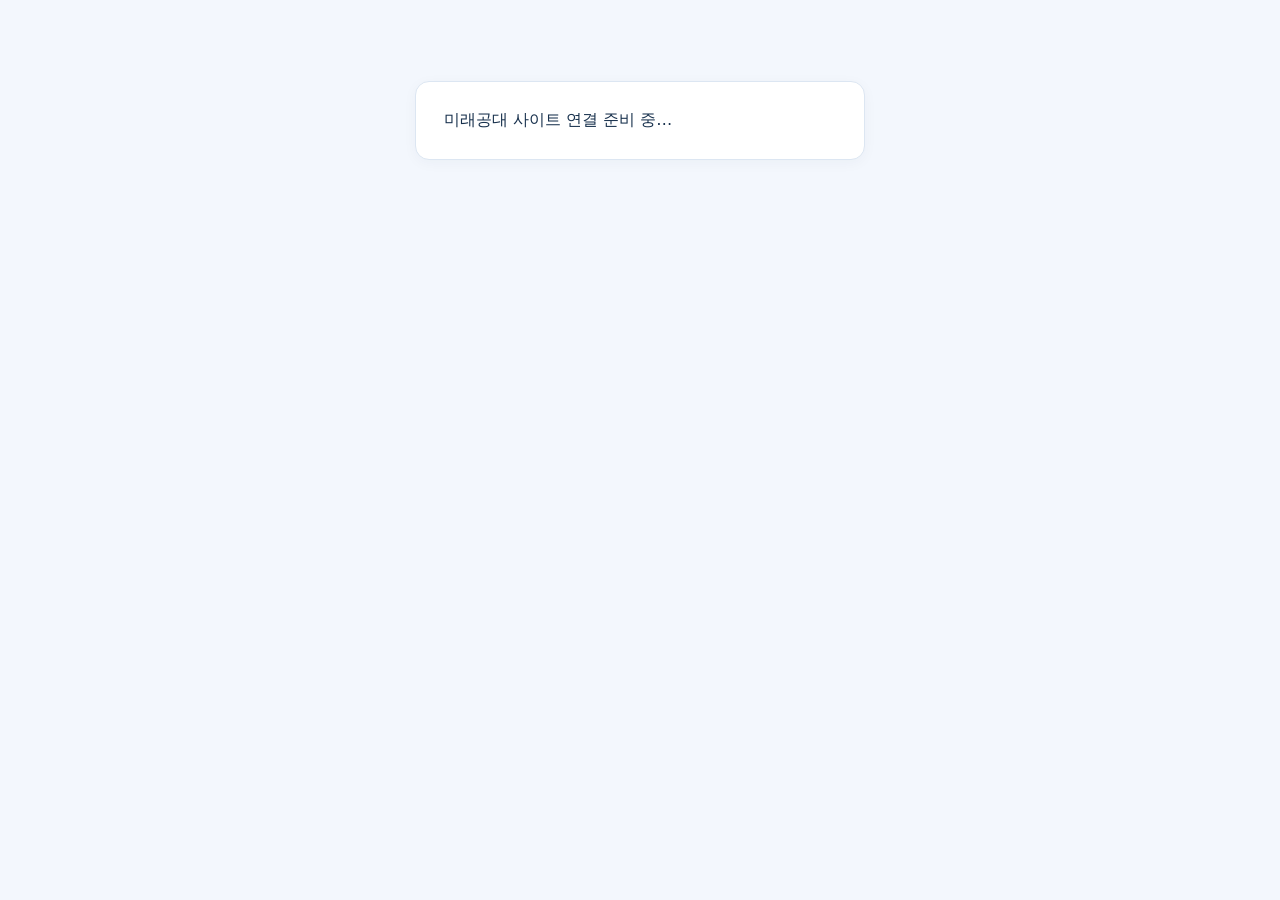
<file: %EB%AF%B8%EB%9E%98%EA%B3%B5%EB%8C%80_Supabase_%EC%97%B0%EA%B2%B0%EC%84%A4%EC%A0%95%EC%99%84%EB%A3%8C/index.html>
<!doctype html><html lang="ko"><head><meta charset="utf-8"><meta name="viewport" content="width=device-width,initial-scale=1"><title>미래공대 | 공대원 관리</title><style>
:root{font-family:system-ui,'Malgun Gothic',sans-serif;color:#18314d;background:#f3f7fd}*{box-sizing:border-box}body{margin:0}button,input,select{font:inherit}button{cursor:pointer}button{border:0;border-radius:9px;padding:10px 15px;background:#1768c1;color:white}button:disabled{opacity:.5;cursor:not-allowed}.secondary{background:#e7eef9;color:#184b83}.danger{background:#bb3343}.outline{background:white;color:#14599c;border:1px solid #bed1e6}input,select{padding:10px;border:1px solid #ccd8e5;border-radius:8px;background:white;max-width:100%}label{display:grid;gap:6px;font-size:13px;font-weight:600}.shell{display:grid;grid-template-columns:230px minmax(0,1fr);min-height:100vh}.side{background:#123256;color:#fff;padding:24px 16px}.brand{font-size:23px;font-weight:800;margin:0 10px 25px}.brand small{display:block;font-size:12px;color:#b9d4ef;font-weight:400;margin-top:6px}.nav{display:block;width:100%;text-align:left;background:transparent;color:#d9e9fa;margin:3px 0}.nav.active,.nav:hover{background:#285787}.main{padding:30px;max-width:1250px;width:100%;margin:auto}h1{font-size:25px;margin:0 0 8px}h2{font-size:19px;margin:0 0 16px}.muted{color:#61778e}.card{background:white;border:1px solid #dce6f2;border-radius:14px;padding:22px;margin:15px 0;box-shadow:0 3px 14px #1637580a}.row{display:flex;align-items:center;gap:10px;flex-wrap:wrap}.space{justify-content:space-between}.grid{display:grid;grid-template-columns:repeat(auto-fit,minmax(190px,1fr));gap:12px}.stat{background:#edf5ff;padding:17px;border-radius:12px}.stat strong{font-size:26px;display:block}.tablewrap{overflow:auto}table{border-collapse:collapse;width:100%;min-width:650px}th,td{padding:12px;border-bottom:1px solid #e6edf6;text-align:left;font-size:14px}th{background:#f5f8fc}.pill{border-radius:20px;background:#e5f2e9;color:#176139;padding:4px 9px;font-size:12px}.warn{background:#fff3db;color:#925900}.auth{max-width:450px;margin:9vh auto;padding:28px}.auth form{display:grid;gap:14px}.error{color:#bb3343;white-space:pre-wrap}.notice{padding:12px;background:#eef6ff;border-radius:8px;margin:10px 0}.hidden{display:none!important}input[type=checkbox]{width:18px;height:18px} @media(max-width:740px){.shell{display:block}.side{padding:12px}.brand{margin-bottom:10px}.nav{display:inline-block;width:auto}.main{padding:16px}.card{padding:15px}}
</style></head><body><div id="root"><div class="card auth">미래공대 사이트 연결 준비 중…</div></div><script src="./config.js"></script><script type="module" src="./app.js"></script></body></html>
</file>
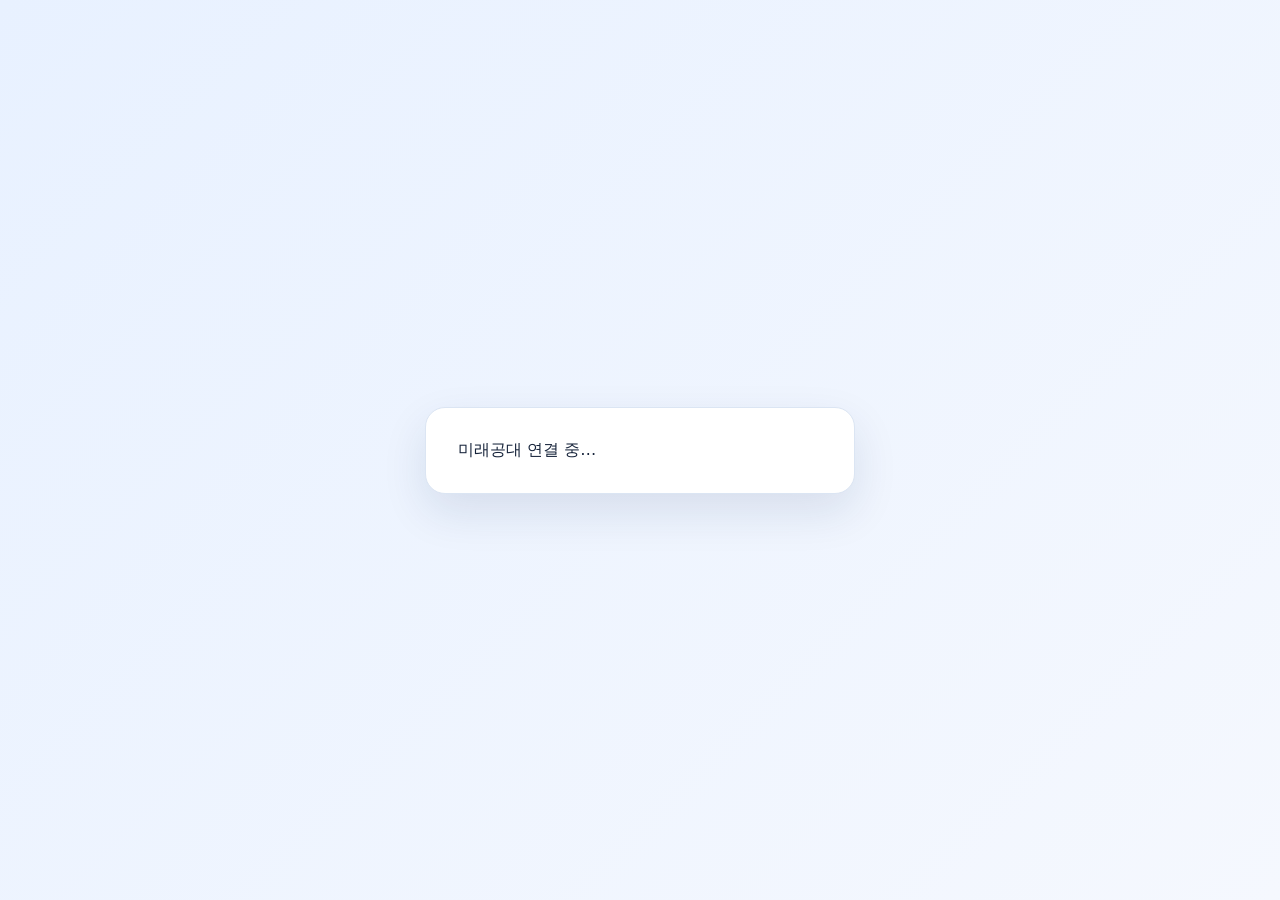
<file: admin.html>
<!doctype html><html lang="ko"><head><meta charset="utf-8"><meta name="viewport" content="width=device-width,initial-scale=1"><title>미래공대 | 공대 관리</title><link rel="stylesheet" href="./style.css"></head><body><div id="app"><div class="auth-bg"><div class="auth-card">미래공대 연결 중…</div></div></div><script src="./config.js"></script><script type="module" src="./app.js"></script></body></html>
</file>
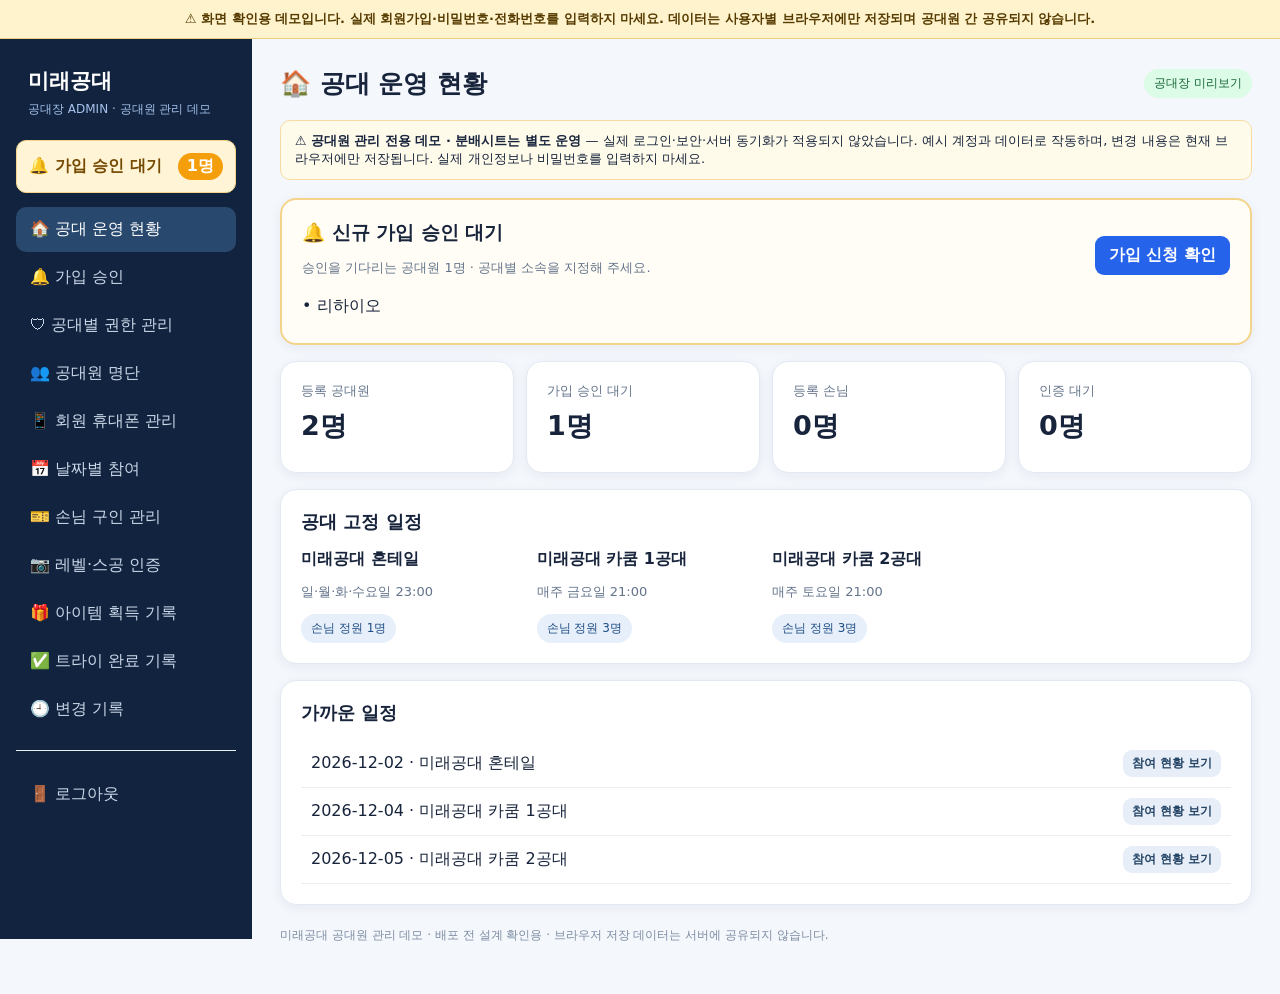
<file: %EB%AF%B8%EB%9E%98%EA%B3%B5%EB%8C%80_%EB%AC%B4%EB%A3%8C%EB%B0%B0%ED%8F%AC_%EC%8B%9C%EC%9E%91%ED%8C%A8%ED%82%A4%EC%A7%80/admin.html>
<!doctype html><html lang="ko"><head><meta charset="utf-8"><meta name="viewport" content="width=device-width,initial-scale=1"><title>미래공대 | 공대원 관리 데모</title><style>:root{font-family:system-ui,-apple-system,'Malgun Gothic',sans-serif;color:#17243b;background:#f4f7fc}*{box-sizing:border-box}body{margin:0}button,input,select,textarea{font:inherit}button{cursor:pointer}button:disabled{opacity:.45;cursor:not-allowed}.shell{display:flex;min-height:100vh}.sidebar{width:252px;background:#11233e;color:white;padding:24px 16px;position:sticky;top:0;height:100vh}.brand{font-weight:800;font-size:21px;padding:4px 12px 22px}.brand small{display:block;color:#a6c3ed;font-weight:500;font-size:12px;margin-top:6px}.nav{display:block;width:100%;background:transparent;color:#cbd8e9;border:0;text-align:left;padding:12px 14px;border-radius:10px;margin:3px 0}.nav.active,.nav:hover{background:#28486d;color:#fff}.main{flex:1;min-width:0;padding:28px;max-width:1450px;margin:auto}.top{display:flex;align-items:center;justify-content:space-between;gap:12px;margin-bottom:20px}.top h1{font-size:25px;margin:0}.muted{color:#64748b;font-size:13px}.pill{border-radius:100px;background:#e7effb;padding:6px 10px;font-size:12px;color:#1d4d83;display:inline-block}.pill.ok{background:#dcfce7;color:#166534}.pill.warn{background:#fef3c7;color:#92400e}.pill.bad{background:#fee2e2;color:#991b1b}.card{background:#fff;border:1px solid #e2e9f3;border-radius:16px;padding:20px;margin-bottom:16px;box-shadow:0 3px 12px #233c6010}.grid{display:grid;grid-template-columns:repeat(4,minmax(0,1fr));gap:12px}.grid.two{grid-template-columns:repeat(2,minmax(0,1fr))}.metric{font-size:27px;font-weight:800;margin:8px 0}.flex{display:flex;align-items:center;gap:9px;flex-wrap:wrap}.between{justify-content:space-between}.btn{border:0;border-radius:9px;padding:9px 14px;background:#2563eb;color:#fff;font-weight:600}.btn.secondary{background:#e8eef7;color:#244466}.btn.danger{background:#dc3545}.btn.small{padding:5px 9px;font-size:12px}.field{display:flex;flex-direction:column;gap:5px;margin-bottom:10px}.field label{font-size:12px;color:#51627b;font-weight:700}.field input,.field select,.field textarea,select,input[type=time],input[type=date]{width:100%;border:1px solid #cdd8e7;background:#fff;border-radius:8px;padding:9px;min-width:0}.field textarea{min-height:70px}.tablewrap{overflow:auto}table{width:100%;border-collapse:collapse;min-width:720px}th,td{text-align:left;border-bottom:1px solid #edf1f7;padding:11px 9px;font-size:13px}th{background:#f8faff;color:#526783;font-weight:700}tr:hover td{background:#fbfdff}.sectiontitle{margin:0 0 15px;font-size:18px}.notice{border:1px solid #f7dba0;background:#fffbeb;padding:11px 14px;border-radius:10px;font-size:13px;margin-bottom:18px}.tabs{display:flex;gap:8px;flex-wrap:wrap;margin-bottom:14px}.tabs button{border:1px solid #d4dfed;border-radius:9px;background:#fff;padding:9px 13px}.tabs button.sel{background:#2563eb;color:#fff;border-color:#2563eb}.empty{text-align:center;color:#8290a5;padding:30px}.preview{max-width:170px;max-height:110px;border-radius:8px;object-fit:contain;border:1px solid #dce3ed}.tiny{font-size:12px}.footer{margin:22px 0;color:#7d8ca2;font-size:12px}.switch{display:flex;gap:7px}.switch a{color:#fff;text-decoration:none;background:#294a72;padding:8px 10px;border-radius:8px;font-size:12px}.progress{height:9px;background:#e6edf6;border-radius:20px;overflow:hidden}.progress>div{height:100%;background:#3b82f6}.photo{display:flex;align-items:center;gap:12px;flex-wrap:wrap}hr{border:0;border-top:1px solid #e9eef5;margin:18px 0}@media(max-width:900px){.sidebar{width:190px}.main{padding:16px}.grid{grid-template-columns:repeat(2,minmax(0,1fr))}}@media(max-width:650px){.shell{display:block}.sidebar{width:100%;height:auto;position:static;padding:12px}.brand{padding:4px 8px;font-size:18px}.navs{display:flex;overflow:auto}.nav{white-space:nowrap;width:auto}.main{padding:14px}.grid,.grid.two{grid-template-columns:1fr}.top{align-items:flex-start;flex-direction:column}}

.pending-banner{display:flex;justify-content:space-between;align-items:center;width:100%;background:#fff4d5;color:#744900;border:1px solid #f4d48b;border-radius:10px;padding:12px;margin-bottom:14px;font-weight:700;text-align:left}.pending-banner strong{background:#f59e0b;color:#fff;padding:3px 9px;border-radius:30px}.approval-highlight{border:2px solid #f4d48b;background:#fffdf5}.approval-row{padding:16px 0;border-bottom:1px solid #e7ecf4}.approval-row:last-child{border-bottom:0}

.auth-bg{min-height:100vh;display:flex;align-items:center;justify-content:center;background:linear-gradient(135deg,#e8f1ff,#f5f8fe);padding:22px}.auth-card{width:100%;max-width:430px;background:white;border:1px solid #dbe5f3;border-radius:20px;padding:32px;box-shadow:0 18px 45px #152f581c}.auth-logo{font-size:38px;text-align:center}.auth-card h1{text-align:center;margin:8px 0}.auth-card>p{text-align:center}.auth-tabs{display:flex;gap:8px;margin:22px 0}.auth-tabs button{flex:1;padding:12px;border:1px solid #d5e0f0;border-radius:9px;background:#f3f6fc;cursor:pointer}.auth-tabs button.sel{background:#2860e8;color:white;border-color:#2860e8}.auth-card .field{margin-bottom:14px}.auth-card .field input{width:100%;box-sizing:border-box}.auth-button{width:100%;padding:13px}.auth-foot{text-align:center;margin-top:20px;font-size:13px}.auth-foot a{color:#2860e8}.switch button{width:100%}
</style></head><body><div style="position:sticky;top:0;z-index:9999;background:#fff3cd;color:#563b00;border-bottom:1px solid #e9cf7c;padding:10px 16px;font:600 13px system-ui;text-align:center">⚠️ 화면 확인용 데모입니다. 실제 회원가입·비밀번호·전화번호를 입력하지 마세요. 데이터는 사용자별 브라우저에만 저장되며 공대원 간 공유되지 않습니다.</div><div id="app"></div><script>window.START_ADMIN=true;</script><script>(()=>{'use strict';
const K='mirae_member_only_demo_v3_fixed', raids=[{id:'ht',name:'미래공대 혼테일',short:'혼테일',days:[0,1,2,3],time:'23:00',cap:1},{id:'c1',name:'미래공대 카쿰 1공대',short:'카쿰 1공대',days:[5],time:'21:00',cap:3},{id:'c2',name:'미래공대 카쿰 2공대',short:'카쿰 2공대',days:[6],time:'21:00',cap:3}];
const initial={users:[{id:'u1',nick:'윤미래',level:165,job:'나이트로드',power:'12500',contact:'',password:'',status:'approved',raids:['ht','c1'],image:'',verified:false},{id:'u2',nick:'빛나연',level:160,job:'비숍',power:'9800',contact:'',password:'',status:'approved',raids:['ht','c2'],image:'',verified:false},{id:'u3',nick:'리하이오',level:155,job:'다크나이트',power:'8700',contact:'',password:'',status:'pending',raids:[],image:'',verified:false}],checkins:{},guests:[],loot:[],completed:[],logs:[]};
let db;try{db=JSON.parse(localStorage.getItem(K))||structuredClone(initial)}catch{db=structuredClone(initial)};db.completed ||= [];let admin=!!window.START_ADMIN,actor='',page=admin?'dashboard':'schedule',raid='ht',date='',monthOffset=0;let session=null,authTab='login';try{session=JSON.parse(sessionStorage.getItem('mirae_demo_session_v3')||'null')}catch{};if(!session){session=admin?{role:'admin'}:{role:'member',id:'u1'};sessionStorage.setItem('mirae_demo_session_v3',JSON.stringify(session))}
const $=s=>document.querySelector(s),esc=s=>String(s??'').replace(/[&<>"']/g,c=>({'&':'&amp;','<':'&lt;','>':'&gt;','"':'&quot;',"'":'&#39;'}[c])),save=()=>{try{localStorage.setItem(K,JSON.stringify(db))}catch(e){alert('브라우저 저장 공간이 부족합니다. 사진 크기를 줄여주세요.')}},rid=id=>raids.find(x=>x.id===id),me=()=>db.users.find(x=>x.id===actor),log=(what)=>{db.logs.unshift({what,by:admin?'공대장':me()?.nick||'공대원',at:new Date().toLocaleString('ko-KR')});db.logs=db.logs.slice(0,150)},fmt=d=>`${d.getFullYear()}-${String(d.getMonth()+1).padStart(2,'0')}-${String(d.getDate()).padStart(2,'0')}`,day=s=>new Date(s+'T12:00:00'), nextDate=id=>{let d=new Date();for(let i=0;i<8;i++){if(raids.find(r=>r.id===id).days.includes(d.getDay()))return fmt(d);d.setDate(d.getDate()+1)}return fmt(d)},allowed=u=>admin||(u?.status==='approved'&&u?.raids.includes(raid)),visibleRaids=()=>admin?raids:raids.filter(r=>me()?.status==='approved'&&me()?.raids.includes(r.id)),syncRaid=()=>{if(!visibleRaids().some(r=>r.id===raid)){raid=visibleRaids()[0]?.id||'';date=raid?nextDate(raid):''}},key=(r,d,u)=>`${r}|${d}|${u}`,check=(r,d,u)=>db.checkins[key(r,d,u)]||{participation:'unset',time:'',alt:'waiting',altNick:'',subNick:''};
function dates(r,n=40){let a=[],d=new Date();d.setDate(d.getDate()-2);for(let i=0;i<110&&a.length<n;i++){if(r.days.includes(d.getDay()))a.push(fmt(d));d.setDate(d.getDate()+1)}return a}
function field(label,id,type='text',value='',extra=''){return `<div class="field"><label for="${id}">${label}</label><input id="${id}" type="${type}" value="${esc(value)}" ${extra}></div>`}function select(label,id,options,value){return `<div class="field"><label>${label}</label><select id="${id}">${options.map(o=>`<option value="${esc(o[0])}" ${o[0]===value?'selected':''}>${esc(o[1])}</option>`).join('')}</select></div>`}function pill(t,c=''){return `<span class="pill ${c}">${esc(t)}</span>`}function tabs(){return `<div class="tabs">${visibleRaids().map(r=>`<button class="${raid===r.id?'sel':''}" onclick="UI.raid('${r.id}')">${r.short}</button>`).join('')}</div>`}function chooser(){return `<div class="flex">${tabs()}<div class="field" style="min-width:180px"><label>진행 날짜</label><select id="selectedDate" onchange="UI.date(this.value)">${dates(rid(raid),55).map(d=>`<option ${d===date?'selected':''}>${d}</option>`).join('')}</select></div></div>`}
function shell(){let links=admin?[['dashboard','🏠 공대 운영 현황'],['approvals','🔔 가입 승인'],['permissions','🛡 공대별 권한 관리'],['members','👥 공대원 명단'],['phones','📱 회원 휴대폰 관리'],['schedule','📅 날짜별 참여'],['guests','🎫 손님 구인 관리'],['verification','📷 레벨·스공 인증'],['loot','🎁 아이템 획득 기록'],['completed','✅ 트라이 완료 기록'],['history','🕘 변경 기록']]:[['dashboard','🏠 내 현황'],['schedule','📅 참여 체크'],['members','👥 공대원 명단'],['guests','🎫 손님 구인 현황'],['verification','📷 내 인증'],['loot','🎁 아이템 획득 기록'],['completed','✅ 트라이 완료 기록']];return `<div class="shell"><aside class="sidebar"><div class="brand">미래공대 <small>${admin?'공대장 ADMIN':'공대원 MEMBER'} · 공대원 관리 데모</small></div>${admin?`<button class="pending-banner" onclick="UI.page('approvals')">🔔 가입 승인 대기 <strong>${db.users.filter(u=>u.status==='pending').length}명</strong></button>`:''}<div class="navs">${links.map(([p,t])=>`<button class="nav ${p===page?'active':''}" onclick="UI.page('${p}')">${t}</button>`).join('')}</div><hr><div class="switch"><button class="nav" onclick="UI.logout()">🚪 로그아웃</button></div></aside><main class="main"><div class="top"><h1>${links.find(x=>x[0]===page)?.[1]||'미래공대'}</h1><div>${admin?pill('공대장 미리보기','ok'):pill(me()?.nick||'공대원','ok')}</div></div><div class="notice">⚠ <b>공대원 관리 전용 데모 · 분배시트는 별도 운영</b> — 실제 로그인·보안·서버 동기화가 적용되지 않았습니다. 예시 계정과 데이터로 작동하며, 변경 내용은 현재 브라우저에만 저장됩니다. 실제 개인정보나 비밀번호를 입력하지 마세요.</div><div id="content"></div><div class="footer">미래공대 공대원 관리 데모 · 배포 전 설계 확인용 · 브라우저 저장 데이터는 서버에 공유되지 않습니다.</div></main></div>`}
function dashboard(){let next=visibleRaids().map(r=>({r,d:dates(r,10)[0]}));return `${admin?`<div class="card approval-highlight"><div class="flex between"><div><h3 style="margin:0 0 6px">🔔 신규 가입 승인 대기</h3><p class="muted">승인을 기다리는 공대원 ${db.users.filter(u=>u.status==='pending').length}명 · 공대별 소속을 지정해 주세요.</p></div><button class="btn" onclick="UI.page('approvals')">가입 신청 확인</button></div>${db.users.filter(u=>u.status==='pending').map(u=>`<div style="padding:6px 0">• ${esc(u.nick)}</div>`).join('')||'<span class="muted">현재 대기 중인 신청이 없습니다.</span>'}</div>`:''}<div class="grid">${[['등록 공대원',db.users.filter(x=>x.status==='approved').length+'명'],['가입 승인 대기',db.users.filter(x=>x.status==='pending').length+'명'],['등록 손님',db.guests.filter(g=>g.status!=='cancelled').length+'명'],['인증 대기',db.users.filter(u=>u.image&&!u.verified).length+'명']].map(x=>`<div class="card"><div class="muted">${x[0]}</div><div class="metric">${x[1]}</div></div>`).join('')}</div><div class="card"><h3 class="sectiontitle">공대 고정 일정</h3><div class="grid">${visibleRaids().map(r=>`<div><b>${r.name}</b><p class="muted">${r.id==='ht'?'일·월·화·수요일':'매주 '+(r.id==='c1'?'금요일':'토요일')} ${r.time}</p>${pill('손님 정원 '+r.cap+'명')}</div>`).join('')}</div></div><div class="card"><h3 class="sectiontitle">가까운 일정</h3>${next.map(({r,d})=>`<div class="flex between" style="padding:10px;border-bottom:1px solid #eee"><span>${d} · ${r.name}</span><button class="btn small secondary" onclick="UI.jump('${r.id}','${d}')">참여 현황 보기</button></div>`).join('')}</div>`}
function members(){let users=db.users.filter(u=>admin||u.status==='approved'&&u.raids.some(x=>me()?.raids.includes(x)));if(!admin&&!visibleRaids().length)return '<div class="card">승인된 소속 공대가 없습니다.</div>'; return `<div class="card"><h3 class="sectiontitle">공대원 명단 · ${users.length}명</h3><div class="tablewrap"><table><thead><tr><th>닉네임</th><th>레벨</th><th>직업</th><th>스공</th><th>소속 공대</th><th>인증</th>${admin?'<th>수정</th>':''}</tr></thead><tbody>${users.map(u=>`<tr><td><b>${esc(u.nick)}</b></td><td>${esc(u.level)}</td><td>${esc(u.job)}</td><td>${esc(u.power)}</td><td>${u.raids.filter(r=>admin||me()?.raids.includes(r)).map(r=>rid(r).short).join(', ')||'-'}</td><td>${pill(u.verified?'완료':u.image?'대기':'미인증',u.verified?'ok':'warn')}</td>${admin?`<td><button class="btn small secondary" onclick="UI.editMember('${u.id}')">수정</button></td>`:''}</tr>`).join('')}</tbody></table></div></div>${admin?`<div class="card"><h3 class="sectiontitle">공대원 정보 수정</h3><div id="memberEditor" class="muted">위 명단에서 수정을 선택하세요.</div></div>`:''}`}
function approvalRow(u, pending){return `<div class="approval-row"><div class="flex between"><b>${esc(u.nick)}</b>${pill(pending?'승인 대기':u.status==='approved'?'승인':'정지',pending?'warn':u.status==='approved'?'ok':'bad')}</div><p class="muted">${pending?'가입 신청자에게 허용할 공대를 선택한 뒤 승인하세요.':'기존 공대 권한을 변경하거나 계정을 정지할 수 있습니다.'}</p><div class="flex" style="margin:10px 0">${raids.map(r=>`<label class="tiny"><input type="checkbox" class="grant-${u.id}" value="${r.id}" ${u.raids.includes(r.id)?'checked':''}> ${r.short}</label>`).join('')}</div><div class="flex"><button class="btn small" onclick="UI.approve('${u.id}')">${pending?'가입 승인':'권한 저장'}</button><button class="btn small secondary" onclick="UI.reject('${u.id}')">${pending?'가입 거절':'계정 정지'}</button></div></div>`}
function approvals(){let pending=db.users.filter(u=>u.status==='pending');return `<div class="card"><h3 class="sectiontitle">🔔 신규 가입 승인 대기 ${pill(pending.length+'명','warn')}</h3><p class="muted">새로 가입 신청한 공대원만 표시합니다. 공대별 소속 권한을 선택하고 승인하세요.</p>${pending.map(u=>approvalRow(u,true)).join('')||'<div class="empty">현재 승인 대기 중인 공대원이 없습니다.</div>'}</div><div class="card"><h3 class="sectiontitle">승인된 공대원 권한 관리</h3><p class="muted">이미 승인된 회원의 공대 변경은 왼쪽 「공대별 권한 관리」에서 진행합니다.</p><button class="btn secondary" onclick="UI.page('permissions')">공대별 권한 관리로 이동</button></div>`}
function permissions(){let users=db.users.filter(u=>u.status!=='pending');return `<div class="card"><h3 class="sectiontitle">🛡 공대별 권한 관리</h3><p class="muted">승인된 회원의 공대 배정을 변경하고 계정을 정지할 수 있습니다. 신규 가입은 별도 가입 승인 메뉴에서 처리합니다.</p>${users.map(u=>approvalRow(u,false)).join('')||'<div class="empty">등록된 회원이 없습니다.</div>'}</div>`}
function timeOptions(raidId,selected,disabled){const r=rid(raidId),[h,m]=r.time.split(':').map(Number),end=h*60+m;let opts='<option value="">미선택</option>';for(let t=end-20;t<=end;t++){let v=String(Math.floor(t/60)).padStart(2,'0')+':'+String(t%60).padStart(2,'0');opts+=`<option value="${v}" ${selected===v?'selected':''}>${v}${t===end?' (트라이 시작)':''}</option>`}return `<select ${disabled?'disabled':''} class="time-select" id="TIME_ID">${opts}</select>`}
function completedRecord(r,d){return db.completed.find(x=>x.raid===r&&x.date===d)}
function completedPage(){let rows=db.completed.filter(x=>admin||me()?.raids.includes(x.raid)).sort((a,b)=>b.date.localeCompare(a.date));return `<div class="card"><h3 class="sectiontitle">✅ 트라이 완료 기록</h3><p class="muted">공대장이 트라이 완료를 확정한 시점의 참여 명단을 보관합니다. 대타 구인완료는 실제 참여 인원으로 집계하며, 부캐릭 청구 닉네임도 함께 표시합니다.</p>${rows.length?rows.map(x=>`<div class="card" style="margin:12px 0"><div class="flex between"><h3>${esc(rid(x.raid)?.short||x.raid)} · ${esc(x.date)} ${esc(rid(x.raid)?.time||'')}</h3>${pill('완료 · '+x.people.length+'명','ok')}</div><p class="muted">완료 처리: ${esc(x.completedAt)} · 공대장</p><div class="tablewrap"><table><thead><tr><th>기존 공대원</th><th>실제 참여 캐릭터</th><th>참여 구분</th><th>접속시간</th><th>부캐릭 청구 닉네임</th></tr></thead><tbody>${x.people.map(z=>`<tr><td>${esc(z.member)}</td><td><b>${esc(z.actual)}</b></td><td>${esc(z.type)}</td><td>${esc(z.time||'-')}</td><td>${esc(z.subNick||'-')}</td></tr>`).join('')}</tbody></table></div>${admin?`<button class="btn small secondary" onclick="UI.reopenTry('${x.raid}','${x.date}')">완료 취소 · 수정 재개</button>`:''}</div>`).join(''):'<div class="empty">완료된 트라이가 없습니다.</div>'}</div>`}
function schedule(){let r=rid(raid),list=db.users.filter(u=>u.status==='approved'&&u.raids.includes(raid));if(!admin&&!allowed(me()))return `${tabs()}<div class="card">배정받지 않은 공대입니다. 해당 공대 참여 정보는 볼 수 없습니다.</div>`;let finished=completedRecord(raid,date);let records=list.map(u=>({u,c:check(raid,date,u.id)})),participating=records.filter(x=>x.c.participation==='yes'||(x.c.participation==='no'&&x.c.alt==='done')).length,un=records.filter(x=>x.c.participation==='unset').length,wait=records.filter(x=>x.c.participation==='no'&&x.c.alt!=='done').length,done=records.filter(x=>x.c.participation==='no'&&x.c.alt==='done').length;return `${chooser()}${finished?`<div class="card">${pill('트라이 완료','ok')} 이 날짜는 완료 처리되어 수정할 수 없습니다. <button class="btn small secondary" onclick="UI.page('completed')">완료 명단 보기</button></div>`:''}<div class="grid">${[['참여',participating],['미체크',un],['대타 미구인',wait],['대타 구인완료',done]].map(x=>`<div class="card"><div class="muted">${x[0]}</div><div class="metric">${x[1]}명</div></div>`).join('')}</div><div class="card"><h3 class="sectiontitle">${r.short} · ${date} ${r.time}</h3><div class="tablewrap"><table><thead><tr><th>닉네임</th><th>참여 여부</th><th>접속시간</th><th>부캐릭 청구 닉네임</th><th>대타 상태</th><th>대타 닉네임</th><th>저장</th></tr></thead><tbody>${records.map(({u,c})=>{let writable=!finished&&(admin||u.id===actor);return `<tr><td><b>${esc(u.nick)}</b></td><td><select id="p-${u.id}" ${!writable?'disabled':''} onchange="UI.toggleAlt('${u.id}')"><option value="unset" ${c.participation==='unset'?'selected':''}>미체크</option><option value="yes" ${c.participation==='yes'?'selected':''}>참여 O</option><option value="no" ${c.participation==='no'?'selected':''}>미참여 X</option></select></td><td>${timeOptions(raid,c.time,!writable).replace('TIME_ID','t-'+u.id)}</td><td><input id="s-${u.id}" value="${esc(c.subNick)}" placeholder="부캐릭 닉네임" ${!writable?'disabled':''}></td><td><select id="a-${u.id}" ${!writable||c.participation!=='no'?'disabled':''}><option value="waiting" ${c.alt!=='done'?'selected':''}>${c.participation==='yes'?'X (자동)':c.participation==='unset'?'미체크':'미구인'}</option><option value="done" ${c.alt==='done'?'selected':''}>구인완료</option></select></td><td><input id="n-${u.id}" value="${esc(c.altNick)}" placeholder="대타 닉네임" ${!writable?'disabled':''}></td><td>${writable?`<button class="btn small" onclick="UI.saveCheck('${u.id}')">저장</button>`:'조회만'}</td></tr>`}).join('')}</tbody></table></div>${admin&&!finished?`<div style="margin-top:16px"><button class="btn" onclick="UI.completeTry()">✅ 트라이 완료 처리 · 참여 명단 저장</button><p class="muted">참여 O 또는 대타 구인완료된 인원만 완료 명단에 저장합니다.</p></div>`:''}</div>`}
function guests(){if(!admin&&!allowed(me()))return '<div class="card">승인된 소속 공대의 손님 구인만 조회할 수 있습니다.</div>';let r=rid(raid),all=db.guests.filter(g=>g.raid===raid&&g.date===date),active=all.filter(g=>g.status!=='cancelled'),n=active.length;return `${chooser()}<div class="grid"><div class="card"><div class="muted">모집 정원</div><div class="metric">${r.cap}명</div></div><div class="card"><div class="muted">예약 등록</div><div class="metric">${n}명</div></div><div class="card"><div class="muted">남은 자리</div><div class="metric">${Math.max(0,r.cap-n)}명</div></div><div class="card"><div class="muted">모집 상태</div><div class="metric" style="font-size:19px">${n>=r.cap?'구인완료':'구인중'}</div></div></div><div class="card"><h3 class="sectiontitle">${r.short} · 다가오는 트라이 3회 구인 현황</h3><p class="muted">선택한 공대의 가장 가까운 진행 일정 3회만 표시합니다. 다른 공대 일정은 섞이지 않습니다.</p><div class="tablewrap"><table><thead><tr><th>날짜</th><th>공대</th><th>예약</th><th>남은 자리</th><th>상태</th></tr></thead><tbody>${[rid(raid)].filter(Boolean).flatMap(rr=>{let upcoming=[];let today=new Date();today.setHours(0,0,0,0);for(let i=0;upcoming.length<3&&i<30;i++){let dt=new Date(today);dt.setDate(today.getDate()+i);if(rr.days.includes(dt.getDay()))upcoming.push(fmt(dt))}return upcoming.map(d=>{let count=db.guests.filter(g=>g.raid===rr.id&&g.date===d&&g.status!=='cancelled').length;return `<tr><td>${d}</td><td>${rr.short}</td><td>${count}/${rr.cap}</td><td>${rr.cap-count}</td><td>${pill(count>=rr.cap?'구인완료':'구인중',count>=rr.cap?'ok':'warn')}</td></tr>`})}).join('')}</tbody></table></div></div><div class="card"><h3 class="sectiontitle">${r.short} · ${date} 손님 목록</h3><div class="tablewrap"><table><thead><tr><th>손님</th><th>레벨/직업</th><th>담당자</th><th>예약금</th><th>공대장 확인</th><th>잔금</th><th>공대장 확인</th><th>상태</th><th>관리</th></tr></thead><tbody>${all.map(g=>`<tr><td><b>${esc(g.nick)}</b></td><td>${esc(g.level)} / ${esc(g.job)}</td><td>${esc(g.ownerName)}</td><td>${Number(g.deposit||0).toLocaleString()}만</td><td>${admin?`<input type="checkbox" ${g.depositConfirmed?'checked':''} onchange="UI.confirm('${g.id}','deposit',this.checked)">`:pill(g.depositConfirmed?'확인완료':'미확인',g.depositConfirmed?'ok':'warn')}</td><td>${Number(g.balance||0).toLocaleString()}만</td><td>${admin?`<input type="checkbox" ${g.balanceConfirmed?'checked':''} onchange="UI.confirm('${g.id}','balance',this.checked)">`:pill(g.balanceConfirmed?'완납':'미확인',g.balanceConfirmed?'ok':'warn')}</td><td>${pill(g.status==='cancelled'?'취소':'예약',g.status==='cancelled'?'bad':'ok')}</td><td>${admin||g.owner===actor?`<button class="btn small secondary" onclick="UI.cancelGuest('${g.id}')">${g.status==='cancelled'?'취소됨':'예약 취소'}</button>`:'조회만'}</td></tr>`).join('')||'<tr><td colspan="9" class="empty">등록된 손님이 없습니다.</td></tr>'}</tbody></table></div></div><div class="card"><h3 class="sectiontitle">손님 신규 예약 등록</h3><div class="field" style="max-width:380px"><label for="guestReservationDate">예약 날짜 선택 (필수)</label><select id="guestReservationDate" onchange="UI.date(this.value)">${dates(r,55).map(d=>`<option value="${d}" ${d===date?'selected':''}>${d} · ${r.short} ${r.time}</option>`).join('')}</select><p class="muted">날짜를 변경하면 해당 날짜의 손님 목록과 남은 자리가 함께 바뀝니다.</p></div>${n>=r.cap?`<div class="notice">이 날짜는 정원이 가득 찼습니다. 취소 처리 전까지 추가 등록할 수 없습니다.</div>`:''}<div class="grid two">${field('손님 닉네임','gn')}${field('손님 레벨','gl','number')}${field('손님 직업','gj')}${field('예약금 (만 메소)','gd','number','0')}${field('잔금 (만 메소)','gb','number','0')}</div><button class="btn" ${n>=r.cap?'disabled':''} onclick="UI.addGuest()">손님 예약 등록</button><p class="muted">예약 등록 즉시 정원 1자리를 차지합니다. 입금 확인은 관리자 전용입니다.</p></div>`}
function verification(){let users=admin?db.users.filter(u=>u.status==='approved'):me()?[me()]:[];return `<div class="card"><h3 class="sectiontitle">레벨·스공 스크린샷 인증</h3><p class="muted">공대원 본인이 사진을 올리고 공대장이 승인합니다. 사진은 데모 브라우저에만 저장됩니다.</p>${users.map(u=>`<div style="padding:15px 0;border-bottom:1px solid #eee"><div class="flex between"><b>${esc(u.nick)} · Lv.${esc(u.level)} · 스공 ${esc(u.power)}</b>${pill(u.verified?'인증완료':u.image?'승인대기':'미인증',u.verified?'ok':'warn')}</div><div class="photo" style="margin-top:10px">${u.image?`<img class="preview" src="${u.image}" alt="인증 스크린샷">`:'<span class="muted">등록된 스크린샷 없음</span>'}${!admin&&u.id===actor?`<input type="file" accept="image/png,image/jpeg,image/webp" onchange="UI.upload(event,'user','${u.id}')">`:''}${admin&&u.image?`<button class="btn small" onclick="UI.verify('${u.id}',true)">승인</button><button class="btn small secondary" onclick="UI.verify('${u.id}',false)">반려</button>`:''}</div>${!admin&&u.id===actor?`<div class="grid two" style="margin-top:10px">${field('레벨','level','number',u.level)}${field('스공','power','text',u.power)}</div><button class="btn small" onclick="UI.saveStats()">레벨·스공 수정</button>`:''}</div>`).join('')}</div>`}
function loot(){let items=db.loot.filter(x=>admin||me()?.raids.includes(x.raid));return `<div class="card"><h3 class="sectiontitle">트라이별 아이템 획득 스크린샷</h3><div class="tablewrap"><table><thead><tr><th>날짜</th><th>공대</th><th>회차</th><th>공대장 메모</th><th>스크린샷</th></tr></thead><tbody>${items.map(x=>`<tr><td>${x.date}</td><td>${rid(x.raid).short}</td><td>${x.tryNo}트라이</td><td>${esc(x.memo)}</td><td>${x.image?`<a href="${x.image}" target="_blank" rel="noopener"><img class="preview" src="${x.image}" alt="아이템 획득 화면"></a>`:'없음'}</td></tr>`).join('')||'<tr><td colspan="5" class="empty">등록된 아이템 획득 기록이 없습니다.</td></tr>'}</tbody></table></div></div>${admin?`<div class="card"><h3 class="sectiontitle">아이템 획득 기록 등록 (공대장 전용)</h3><div class="grid two">${select('공대','lootRaid',raids.map(r=>[r.id,r.name]),raid)}${field('트라이 날짜','lootDate','date',date)}${select('트라이 회차','tryNo',[1,2,3,4,5].map(n=>[String(n),n+'트라이']),'1')}${field('획득 아이템 메모','lootMemo')}</div><div class="field"><label>스크린샷 (1장씩 등록, 같은 회차 여러 건 가능)</label><input id="lootFile" type="file" accept="image/png,image/jpeg,image/webp"></div><button class="btn" onclick="UI.addLoot()">기록 등록</button></div>`:''}`}
function phones(){if(!admin)return '<div class="card">관리자 전용 화면입니다.</div>';return `<div class="card"><h3 class="sectiontitle">📱 회원 휴대폰 관리 · 관리자 전용</h3><p class="muted">닉네임(로그인 아이디)별 휴대폰 번호를 한눈에 확인합니다. 이 검토판에는 실제 번호를 입력하지 마세요.</p><div class="tablewrap"><table><thead><tr><th>아이디(닉네임)</th><th>휴대폰 번호</th><th>가입 상태</th><th>소속 공대</th><th>관리</th></tr></thead><tbody>${db.users.map(u=>`<tr><td><b>${esc(u.nick)}</b></td><td>${esc(u.contact||'미등록')}</td><td>${esc(u.status)}</td><td>${u.raids.map(r=>rid(r).short).join(', ')||'-'}</td><td><button class="btn small secondary" onclick="UI.editPhone('${u.id}')">번호 수정</button></td></tr>`).join('')}</tbody></table></div><div id="phoneEditor"></div></div>`}
function signup(){return `<div class="card"><h3 class="sectiontitle">닉네임 아이디 · 휴대폰 번호 가입 신청</h3><p class="muted">로그인 아이디는 게임 닉네임입니다. 요청하신 휴대폰 번호 입력란을 추가했습니다. <b>휴대폰 번호를 비밀번호로 그대로 사용하는 방식은 유출 위험이 커서 실제 로그인에는 적용하지 않습니다.</b> 운영 버전은 별도 비밀번호 또는 휴대폰 인증이 필요합니다. 이 미리보기에는 실제 전화번호를 입력하지 마세요.</p>${field('게임 닉네임 (로그인 아이디)','signupNick')}${field('휴대폰 번호 (관리자만 열람)','signupPhone','tel','','placeholder="010-0000-0000" inputmode="tel" autocomplete="off"')}<button class="btn" onclick="UI.signup()">가입 신청 예시 등록</button></div>`}
function history(){return `<div class="card"><h3 class="sectiontitle">최근 변경 기록</h3>${db.logs.map(l=>`<div class="flex between" style="padding:10px;border-bottom:1px solid #eee"><span>${esc(l.what)} <span class="muted">· ${esc(l.by)}</span></span><span class="muted">${esc(l.at)}</span></div>`).join('')||'<div class="empty">변경 기록이 없습니다.</div>'}</div>`}
function authScreen(){let title=admin?'공대장 관리자 로그인':'공대원 로그인';return `<div class="auth-bg"><div class="auth-card"><div class="auth-logo">🛡️</div><h1>미래공대</h1><p class="muted">${title} · 기능 검토용</p><div class="auth-tabs"><button class="${authTab==='login'?'sel':''}" onclick="UI.authTab('login')">로그인</button>${admin?'':`<button class="${authTab==='signup'?'sel':''}" onclick="UI.authTab('signup')">회원가입</button>`}</div>${authTab==='signup'&&!admin?`<div class="field"><label>아이디 (게임 닉네임)</label><input id="authNick" placeholder="캐릭터 닉네임"></div><div class="field"><label>휴대폰 번호 (관리자만 열람)</label><input id="authPhone" type="tel" placeholder="실제 번호 입력 금지"></div><div class="field"><label>데모 비밀번호</label><input id="authPass" type="password" placeholder="테스트용 비밀번호"></div><div class="field"><label>비밀번호 확인</label><input id="authPass2" type="password" placeholder="다시 입력"></div><button class="btn auth-button" onclick="UI.authSignup()">가입 신청</button>`:`<div class="field"><label>아이디 (닉네임)</label><input id="authNick" placeholder="${admin?'공대장':'윤미래'}" autocomplete="off"></div><div class="field"><label>데모 비밀번호</label><input id="authPass" type="password" placeholder="테스트 비밀번호" onkeydown="if(event.key==='Enter')UI.login()"></div><button class="btn auth-button" onclick="UI.login()">로그인</button>`}<div class="notice" style="margin-top:18px">⚠ 로컬 시연용 로그인입니다. 서버 보안이 없으므로 <b>실제 비밀번호·전화번호를 입력하지 마세요.</b><p style="margin-bottom:0">테스트: ${admin?'공대장 / admin1234':'윤미래 / demo1234 또는 빛나연 / demo1234'}</p></div>${admin?'':`<p class="muted" style="text-align:center">가입 후 공대장 승인 전에는 내부 메뉴를 볼 수 없습니다.</p>`}<div class="auth-foot"><a href="index.html">공대원 사이트</a> · <a href="admin.html">관리자 사이트</a></div></div></div>`}
function render(){if(!session||(admin?session.role!=='admin':session.role!=='member')){document.getElementById('app').innerHTML=authScreen();return}if(!admin){actor=session.id;let u=me();if(!u||u.status!=='approved'){document.getElementById('app').innerHTML=`<div class="auth-bg"><div class="auth-card"><h2>가입 승인 대기</h2><p>공대장 승인 후 이용할 수 있습니다.</p><button class="btn" onclick="UI.logout()">로그아웃</button></div></div>`;return}syncRaid()}document.getElementById('app').innerHTML=shell();$('#content').innerHTML=({dashboard,members,phones,approvals,permissions,schedule,guests,verification,loot,completed:completedPage,signup,history}[page]||dashboard)()}
window.UI={authTab:t=>{authTab=t;render()},logout:()=>{session=null;sessionStorage.removeItem('mirae_demo_session_v3');render()},login:()=>{let nick=$('#authNick').value.trim(),pass=$('#authPass').value;if(admin){if(nick!=='공대장'||pass!=='admin1234')return alert('관리자 데모 계정 정보를 확인하세요.');session={role:'admin'};}else{let u=db.users.find(x=>x.nick===nick);if(!u||!(u.demoPassword?u.demoPassword===pass:pass==='demo1234'&&['u1','u2','u3'].includes(u.id)))return alert('닉네임 또는 테스트 비밀번호가 맞지 않습니다.');session={role:'member',id:u.id}}sessionStorage.setItem('mirae_demo_session_v3',JSON.stringify(session));render()},authSignup:()=>{let nick=$('#authNick').value.trim(),phone=$('#authPhone').value.trim(),pass=$('#authPass').value,pass2=$('#authPass2').value;if(nick.length<2||nick.length>20)return alert('닉네임은 2~20자로 입력하세요.');if(db.users.some(u=>u.nick.toLowerCase()===nick.toLowerCase()))return alert('이미 등록된 닉네임입니다.');if(!/^01[016789]-?\d{3,4}-?\d{4}$/.test(phone))return alert('전화번호 형식을 확인하세요. 테스트용 가상 번호만 입력하세요.');if(pass.length<8||pass!==pass2)return alert('데모 비밀번호는 8자 이상이며 확인 값이 같아야 합니다.');db.users.push({id:'u'+Date.now(),nick,level:'',job:'',power:'',contact:phone,demoPassword:pass,status:'pending',raids:[],image:'',verified:false});log(nick+' 가입 신청');save();authTab='login';alert('가입 신청 완료! 공대장 승인 후 로그인할 수 있습니다.');render()},page:p=>{page=p;render()},completeTry:()=>{if(!admin)return; if(completedRecord(raid,date))return alert('이미 완료된 트라이입니다.');let people=db.users.filter(u=>u.status==='approved'&&u.raids.includes(raid)).map(u=>{let c=check(raid,date,u.id);if(c.participation==='yes')return {member:u.nick,actual:u.nick,type:'본인 참여',time:c.time,subNick:c.subNick};if(c.participation==='no'&&c.alt==='done'&&c.altNick)return {member:u.nick,actual:c.altNick,type:'대타 참여',time:c.time,subNick:c.subNick};return null}).filter(Boolean);if(!confirm(`${rid(raid).short} ${date} 트라이를 완료 처리할까요?\n참여 ${people.length}명의 명단을 보관하고 참여 체크를 잠급니다.`))return;db.completed.push({raid,date,people,completedAt:new Date().toLocaleString('ko-KR')});log(`${rid(raid).short} ${date} 트라이 완료 · ${people.length}명`);save();page='completed';render()},reopenTry:(r,d)=>{if(!admin)return;if(!confirm('완료 처리를 취소하고 참여 체크를 다시 열까요?'))return;db.completed=db.completed.filter(x=>!(x.raid===r&&x.date===d));log(`${rid(r).short} ${d} 트라이 완료 취소`);save();raid=r;date=d;page='schedule';render()},raid:r=>{if(!admin&&!visibleRaids().some(x=>x.id===r))return alert('소속 공대만 선택할 수 있습니다.');raid=r;date=nextDate(r);render()},date:d=>{date=d;render()},jump:(r,d)=>{raid=r;date=d;page='schedule';render()},actor:id=>{actor=id;render()},toggleAlt:id=>{let p=$('#p-'+id).value,a=$('#a-'+id);a.disabled=p!=='no';if(p!=='no')a.value='waiting'},saveCheck:id=>{if(completedRecord(raid,date))return alert('완료된 트라이입니다. 공대장이 완료 취소 후 수정할 수 있습니다.');if(!admin&&id!==actor)return alert('본인 정보만 수정 가능합니다.');let chosenTime=$('#t-'+id).value;if(chosenTime&&!Array.from({length:21},(_,i)=>{let end=rid(raid).time.split(':').map(Number);let t=end[0]*60+end[1]-20+i;return String(Math.floor(t/60)).padStart(2,'0')+':'+String(t%60).padStart(2,'0')}).includes(chosenTime))return alert('트라이 시작 20분 전부터 시작시간까지 1분 단위로 선택하세요.');let p=$('#p-'+id).value,a=$('#a-'+id).value,altNick=$('#n-'+id).value.trim();if(p==='no'&&a==='done'&&!altNick)return alert('구인완료 시 대타 닉네임을 입력하세요.');db.checkins[key(raid,date,id)]={participation:p,time:$('#t-'+id).value,subNick:$('#s-'+id).value.trim(),alt:p==='no'?a:'waiting',altNick:p==='no'&&a==='done'?altNick:''};log(`${rid(raid).short} ${date} 참여 정보 저장`);save();render()},approve:id=>{let u=db.users.find(x=>x.id===id);u.raids=[...document.querySelectorAll('.grant-'+id+':checked')].map(x=>x.value);if(!u.raids.length)return alert('최소 한 공대를 배정하세요.');u.status='approved';log(u.nick+' 가입 승인 및 공대 권한 변경');save();render()},reject:id=>{let u=db.users.find(x=>x.id===id);if(!confirm(u.nick+' 계정을 거절/정지할까요?'))return;u.status='rejected';u.raids=[];log(u.nick+' 계정 정지');save();render()},editMember:id=>{let u=db.users.find(x=>x.id===id);$('#memberEditor').innerHTML=`<div class="grid two">${field('닉네임','editNick','text',u.nick)}${field('레벨','editLevel','number',u.level)}${field('직업','editJob','text',u.job)}${field('스공','editPower','text',u.power)}</div><button class="btn" onclick="UI.saveMember('${id}')">정보 저장</button>`},saveMember:id=>{let u=db.users.find(x=>x.id===id);u.nick=$('#editNick').value.trim();u.level=$('#editLevel').value;u.job=$('#editJob').value;u.power=$('#editPower').value;log(u.nick+' 정보 수정');save();render()},addGuest:()=>{const reservationDate=$('#guestReservationDate')?.value||date;if(reservationDate!==date){date=reservationDate;render();return alert('예약 날짜가 변경되었습니다. 해당 날짜의 남은 자리를 확인하고 다시 등록해 주세요.')}if(!admin&&!allowed(me()))return alert('소속 공대에만 손님을 등록할 수 있습니다.');let r=rid(raid),count=db.guests.filter(g=>g.raid===raid&&g.date===date&&g.status!=='cancelled').length;if(count>=r.cap)return alert('정원 초과로 등록할 수 없습니다.');let nick=$('#gn').value.trim(),level=$('#gl').value,job=$('#gj').value,deposit=Number($('#gd').value),balance=Number($('#gb').value);if(!nick||!job||!level||deposit<0||balance<0)return alert('손님 닉네임, 레벨, 직업과 올바른 금액을 입력하세요.');db.guests.push({id:'g'+Date.now(),raid,date,nick,level,job,deposit,balance,owner:admin?'admin':actor,ownerName:admin?'공대장':me().nick,status:'reserved',depositConfirmed:false,balanceConfirmed:false});log(`${rid(raid).short} ${date} 손님 ${nick} 예약`);save();render()},confirm:(id,type,val)=>{if(!admin)return;let g=db.guests.find(x=>x.id===id);g[type+'Confirmed']=val;g[type+'ConfirmedAt']=val?new Date().toISOString():null;log(g.nick+' '+(type==='deposit'?'예약금':'잔금')+' 확인 '+(val?'완료':'취소'));save();render()},cancelGuest:id=>{let g=db.guests.find(x=>x.id===id);if(!g||(!admin&&(g.owner!==actor||!me()?.raids.includes(g.raid))))return;if(!confirm('예약을 취소하고 정원 자리를 다시 열까요?'))return;g.status='cancelled';log(g.nick+' 예약 취소');save();render()},upload:(event,kind,id)=>{let f=event.target.files?.[0];if(!f)return;if(!/^image\/(png|jpeg|webp)$/.test(f.type)||f.size>900000)return alert('PNG/JPG/WEBP 이미지만, 900KB 이하로 올려주세요.');let rd=new FileReader();rd.onload=()=>{let u=db.users.find(x=>x.id===id);u.image=rd.result;u.verified=false;log(u.nick+' 인증 사진 업로드');save();render()};rd.readAsDataURL(f)},verify:(id,yes)=>{if(!admin)return;let u=db.users.find(x=>x.id===id);u.verified=yes;log(u.nick+' 인증 '+(yes?'승인':'반려'));save();render()},saveStats:()=>{let u=me();u.level=$('#level').value;u.power=$('#power').value;u.verified=false;log(u.nick+' 레벨·스공 수정');save();render()},addLoot:()=>{let f=$('#lootFile').files?.[0];if(!f)return alert('스크린샷을 선택하세요.');if(!/^image\/(png|jpeg|webp)$/.test(f.type)||f.size>900000)return alert('이미지는 900KB 이하 PNG/JPG/WEBP만 가능합니다.');let rd=new FileReader();rd.onload=()=>{db.loot.push({id:'l'+Date.now(),raid:$('#lootRaid').value,date:$('#lootDate').value,tryNo:$('#tryNo').value,memo:$('#lootMemo').value,image:rd.result});log('아이템 획득 스크린샷 등록');save();render()};rd.readAsDataURL(f)},editPhone:id=>{if(!admin)return;let u=db.users.find(x=>x.id===id);$('#phoneEditor').innerHTML=`<h4>${esc(u.nick)} 휴대폰 번호 수정</h4>${field('휴대폰 번호','phoneInput','tel',u.contact||'')}<button class="btn" onclick="UI.savePhone('${id}')">저장</button>`},savePhone:id=>{if(!admin)return;let u=db.users.find(x=>x.id===id),phone=$('#phoneInput').value.trim();if(phone&&!/^01[016789]-?\d{3,4}-?\d{4}$/.test(phone))return alert('휴대폰 번호 형식을 확인하세요.');u.contact=phone;log(u.nick+' 휴대폰 번호 수정');save();render()},signup:()=>{let nick=$('#signupNick').value.trim(),phone=$('#signupPhone').value.trim();if(!/^01[016789]-?\d{3,4}-?\d{4}$/.test(phone))return alert('휴대폰 번호 형식을 확인하세요.');if(!nick)return alert('닉네임을 입력하세요.');if(db.users.some(u=>u.nick.toLowerCase()===nick.toLowerCase()))return alert('이미 존재하는 닉네임입니다.');db.users.push({id:'u'+Date.now(),nick,level:'',job:'',power:'',contact:phone,status:'pending',raids:[],image:'',verified:false});log(nick+' 가입 신청');save();alert('승인 대기 명단에 등록했습니다.');render()}};
date=nextDate('ht');
try{render()}catch(e){document.getElementById('app').innerHTML='<div style="padding:30px"><h2>화면 오류</h2><pre>'+String(e.stack||e)+'</pre></div>';console.error(e)}})();
</script></body></html>
</file>
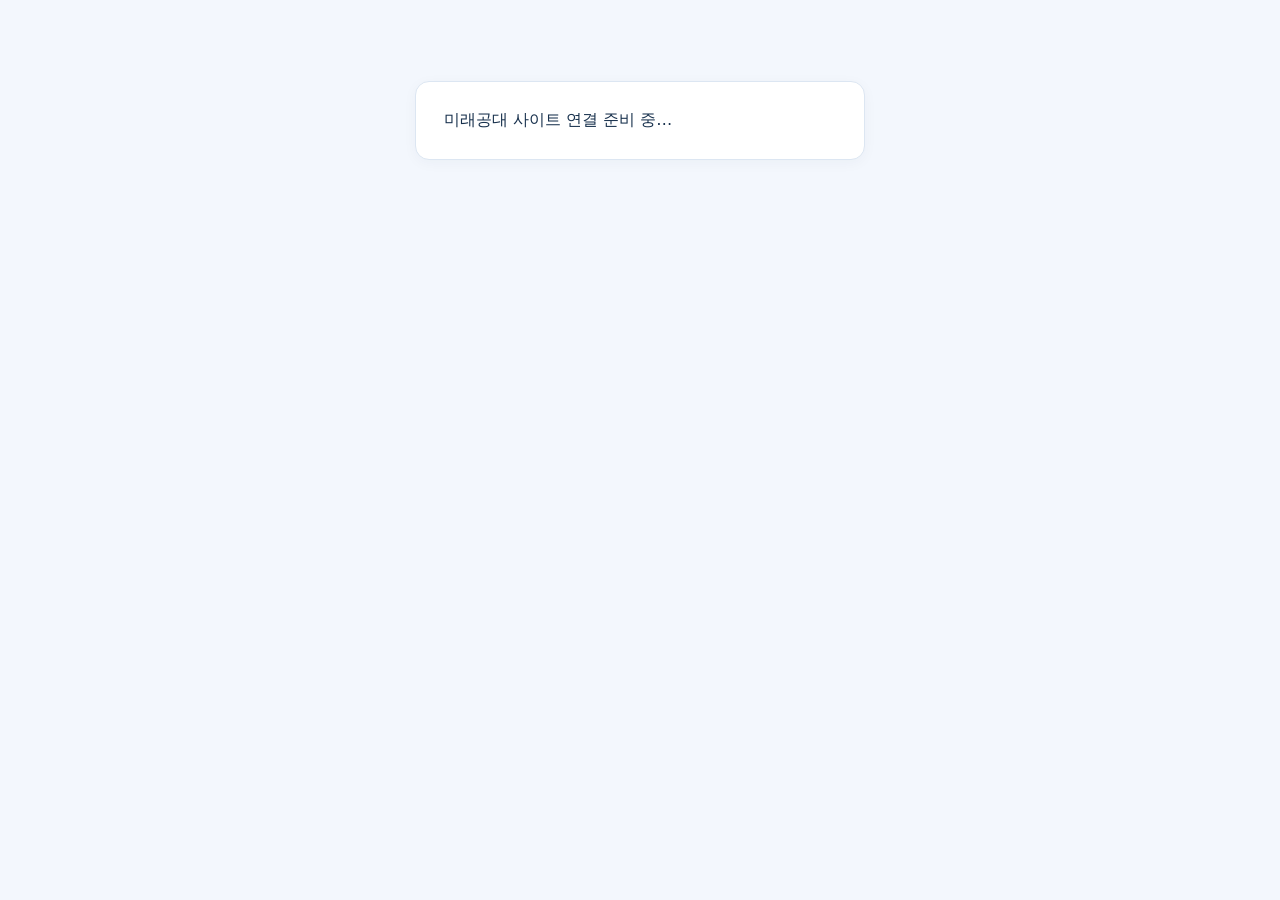
<file: %EB%AF%B8%EB%9E%98%EA%B3%B5%EB%8C%80_Supabase_%EC%97%B0%EA%B2%B0%EC%84%A4%EC%A0%95%EC%99%84%EB%A3%8C/admin.html>
<!doctype html><html lang="ko"><head><meta charset="utf-8"><meta http-equiv="refresh" content="0;url=./index.html#admin"><meta name="viewport" content="width=device-width,initial-scale=1"><title>미래공대 관리자</title></head><body><a href="./index.html#admin">관리자 페이지로 이동</a></body></html>
</file>
<file: style.css>
:root{font-family:system-ui,-apple-system,'Malgun Gothic',sans-serif;color:#17243b;background:#f4f7fc}*{box-sizing:border-box}body{margin:0}button,input,select,textarea{font:inherit}button{cursor:pointer}button:disabled{opacity:.45;cursor:not-allowed}.shell{display:flex;min-height:100vh}.sidebar{width:252px;background:#11233e;color:white;padding:24px 16px;position:sticky;top:0;height:100vh}.brand{font-weight:800;font-size:21px;padding:4px 12px 22px}.brand small{display:block;color:#a6c3ed;font-weight:500;font-size:12px;margin-top:6px}.nav{display:block;width:100%;background:transparent;color:#cbd8e9;border:0;text-align:left;padding:12px 14px;border-radius:10px;margin:3px 0}.nav.active,.nav:hover{background:#28486d;color:#fff}.main{flex:1;min-width:0;padding:28px;max-width:1450px;margin:auto}.top{display:flex;align-items:center;justify-content:space-between;gap:12px;margin-bottom:20px}.top h1{font-size:25px;margin:0}.muted{color:#64748b;font-size:13px}.pill{border-radius:100px;background:#e7effb;padding:6px 10px;font-size:12px;color:#1d4d83;display:inline-block}.pill.ok{background:#dcfce7;color:#166534}.pill.warn{background:#fef3c7;color:#92400e}.pill.bad{background:#fee2e2;color:#991b1b}.card{background:#fff;border:1px solid #e2e9f3;border-radius:16px;padding:20px;margin-bottom:16px;box-shadow:0 3px 12px #233c6010}.grid{display:grid;grid-template-columns:repeat(4,minmax(0,1fr));gap:12px}.grid.two{grid-template-columns:repeat(2,minmax(0,1fr))}.metric{font-size:27px;font-weight:800;margin:8px 0}.flex{display:flex;align-items:center;gap:9px;flex-wrap:wrap}.between{justify-content:space-between}.btn{border:0;border-radius:9px;padding:9px 14px;background:#2563eb;color:#fff;font-weight:600}.btn.secondary{background:#e8eef7;color:#244466}.btn.danger{background:#dc3545}.btn.small{padding:5px 9px;font-size:12px}.field{display:flex;flex-direction:column;gap:5px;margin-bottom:10px}.field label{font-size:12px;color:#51627b;font-weight:700}.field input,.field select,.field textarea,select,input[type=time],input[type=date]{width:100%;border:1px solid #cdd8e7;background:#fff;border-radius:8px;padding:9px;min-width:0}.field textarea{min-height:70px}.tablewrap{overflow:auto}table{width:100%;border-collapse:collapse;min-width:720px}th,td{text-align:left;border-bottom:1px solid #edf1f7;padding:11px 9px;font-size:13px}th{background:#f8faff;color:#526783;font-weight:700}tr:hover td{background:#fbfdff}.sectiontitle{margin:0 0 15px;font-size:18px}.notice{border:1px solid #f7dba0;background:#fffbeb;padding:11px 14px;border-radius:10px;font-size:13px;margin-bottom:18px}.tabs{display:flex;gap:8px;flex-wrap:wrap;margin-bottom:14px}.tabs button{border:1px solid #d4dfed;border-radius:9px;background:#fff;padding:9px 13px}.tabs button.sel{background:#2563eb;color:#fff;border-color:#2563eb}.empty{text-align:center;color:#8290a5;padding:30px}.preview{max-width:170px;max-height:110px;border-radius:8px;object-fit:contain;border:1px solid #dce3ed}.tiny{font-size:12px}.footer{margin:22px 0;color:#7d8ca2;font-size:12px}.switch{display:flex;gap:7px}.switch a{color:#fff;text-decoration:none;background:#294a72;padding:8px 10px;border-radius:8px;font-size:12px}.progress{height:9px;background:#e6edf6;border-radius:20px;overflow:hidden}.progress>div{height:100%;background:#3b82f6}.photo{display:flex;align-items:center;gap:12px;flex-wrap:wrap}hr{border:0;border-top:1px solid #e9eef5;margin:18px 0}@media(max-width:900px){.sidebar{width:190px}.main{padding:16px}.grid{grid-template-columns:repeat(2,minmax(0,1fr))}}@media(max-width:650px){.shell{display:block}.sidebar{width:100%;height:auto;position:static;padding:12px}.brand{padding:4px 8px;font-size:18px}.navs{display:flex;overflow:auto}.nav{white-space:nowrap;width:auto}.main{padding:14px}.grid,.grid.two{grid-template-columns:1fr}.top{align-items:flex-start;flex-direction:column}}

.pending-banner{display:flex;justify-content:space-between;align-items:center;width:100%;background:#fff4d5;color:#744900;border:1px solid #f4d48b;border-radius:10px;padding:12px;margin-bottom:14px;font-weight:700;text-align:left}.pending-banner strong{background:#f59e0b;color:#fff;padding:3px 9px;border-radius:30px}.approval-highlight{border:2px solid #f4d48b;background:#fffdf5}.approval-row{padding:16px 0;border-bottom:1px solid #e7ecf4}.approval-row:last-child{border-bottom:0}

.auth-bg{min-height:100vh;display:flex;align-items:center;justify-content:center;background:linear-gradient(135deg,#e8f1ff,#f5f8fe);padding:22px}.auth-card{width:100%;max-width:430px;background:white;border:1px solid #dbe5f3;border-radius:20px;padding:32px;box-shadow:0 18px 45px #152f581c}.auth-logo{font-size:38px;text-align:center}.auth-card h1{text-align:center;margin:8px 0}.auth-card>p{text-align:center}.auth-tabs{display:flex;gap:8px;margin:22px 0}.auth-tabs button{flex:1;padding:12px;border:1px solid #d5e0f0;border-radius:9px;background:#f3f6fc;cursor:pointer}.auth-tabs button.sel{background:#2860e8;color:white;border-color:#2860e8}.auth-card .field{margin-bottom:14px}.auth-card .field input{width:100%;box-sizing:border-box}.auth-button{width:100%;padding:13px}.auth-foot{text-align:center;margin-top:20px;font-size:13px}.auth-foot a{color:#2860e8}.switch button{width:100%}
</file>
